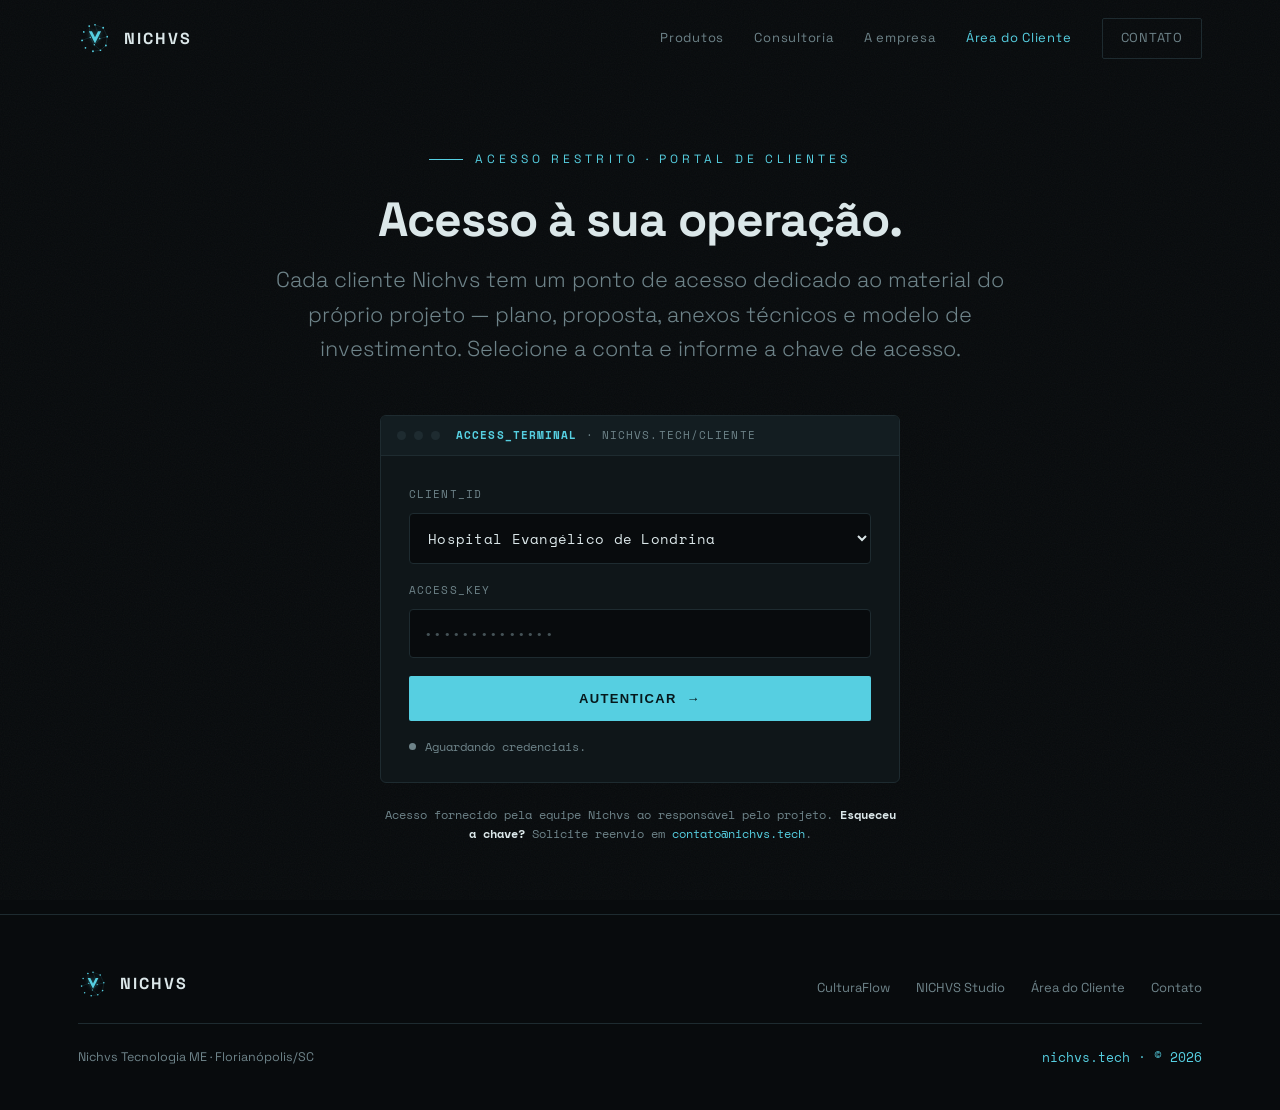
<file: cliente.html>
<!DOCTYPE html>
<html lang="pt-BR">
<head>
<meta charset="UTF-8" />
<meta name="viewport" content="width=device-width, initial-scale=1.0" />
<title>Área do Cliente · NICHVS Tecnologia</title>
<meta name="description" content="Portal de acesso restrito do cliente NICHVS Tecnologia — plano de evolução tecnológica, proposta comercial, anexos técnicos e modelo de investimento." />
<meta name="robots" content="noindex, nofollow" />
<link rel="preconnect" href="https://fonts.googleapis.com" />
<link rel="preconnect" href="https://fonts.gstatic.com" crossorigin />
<link href="https://fonts.googleapis.com/css2?family=Space+Grotesk:wght@300;400;500;600;700&family=Space+Mono:wght@400;700&display=swap" rel="stylesheet" />
<link rel="stylesheet" href="nichvs-tech.css"/>
</head>
<body>
<svg width="0" height="0" style="position:absolute" aria-hidden="true">
  <symbol id="logo" viewBox="0 0 200 200">
    <g>
      <path class="net-line" d="M100 22 L148 40 L172 92 L164 144 L132 172 L88 178 L44 158 L24 114 L34 64 L66 30 Z"/>
      <path class="net-line" d="M100 22 L128 104 M66 30 L72 96 M72 96 L96 140 M128 104 L96 140 M24 114 L72 96 M172 92 L128 104 M132 172 L96 140"/>
    </g>
    <g>
      <circle class="net-node pulse" cx="100" cy="22" r="5"/>
      <circle class="net-node pulse" cx="148" cy="40" r="5.5" style="animation-delay:.3s"/>
      <circle class="net-node pulse" cx="172" cy="92" r="5" style="animation-delay:.6s"/>
      <circle class="net-node pulse" cx="164" cy="144" r="5.5" style="animation-delay:.2s"/>
      <circle class="net-node pulse" cx="132" cy="172" r="5" style="animation-delay:.9s"/>
      <circle class="net-node pulse" cx="88" cy="178" r="5.5" style="animation-delay:.5s"/>
      <circle class="net-node pulse" cx="44" cy="158" r="5" style="animation-delay:1.1s"/>
      <circle class="net-node pulse" cx="24" cy="114" r="5.5" style="animation-delay:.4s"/>
      <circle class="net-node pulse" cx="34" cy="64" r="5" style="animation-delay:.8s"/>
      <circle class="net-node pulse" cx="66" cy="30" r="5.5" style="animation-delay:1.3s"/>
      <circle class="net-node pulse" cx="72" cy="96" r="4" style="animation-delay:.7s"/>
      <circle class="net-node pulse" cx="128" cy="104" r="4" style="animation-delay:1s"/>
      <circle class="net-node pulse" cx="96" cy="140" r="4" style="animation-delay:.15s"/>
    </g>
    <path class="net-v" d="M64 60 L100 132 L136 60 L118 60 L100 96 L82 60 Z"/>
  </symbol>
</svg>

<header id="head">
  <div class="wrap nav">
    <a class="brand" href="nichvs-tech.html#top" aria-label="NICHVS"><svg><use href="#logo"/></svg><span>NICHVS</span></a>
    <nav class="nav-links">
      <a href="nichvs-tech.html#produtos">Produtos</a>
      <a href="nichvs-tech.html#consultoria">Consultoria</a>
      <a href="nichvs-tech.html#sobre">A empresa</a>
      <a href="cliente.html" style="color:var(--brand)">Área do Cliente</a>
      <a class="nav-cta" href="mailto:contato@nichvs.tech">Contato</a>
    </nav>
  </div>
</header>

<main id="top">

<!-- ===== GATE (terminal de acesso) ===== -->
<section id="gate-section" style="padding:150px 0 70px">
  <div class="wrap">
    <div class="eyebrow" style="justify-content:center;display:flex">Acesso Restrito · Portal de Clientes</div>
    <h1 style="text-align:center;font-size:clamp(1.9rem,4.6vw,3rem);margin-top:18px">Acesso à sua operação.</h1>
    <p class="hero-tag" style="text-align:center;margin:18px auto 0;max-width:54ch">Cada cliente Nichvs tem um ponto de acesso dedicado ao material do próprio projeto — plano, proposta, anexos técnicos e modelo de investimento. Selecione a conta e informe a chave de acesso.</p>

    <div class="gate-wrap" style="margin-top:48px">
      <div class="dash" id="gate-dash">
        <div class="dash-bar"><span class="dot"></span><span class="dot"></span><span class="dot"></span><span class="dt"><b>ACCESS_TERMINAL</b> · nichvs.tech/cliente</span></div>
        <div class="gate-body">
          <div class="gate-field">
            <label for="clientSelect">CLIENT_ID</label>
            <select id="clientSelect">
              <option value="hel">Hospital Evangélico de Londrina</option>
            </select>
          </div>
          <div class="gate-field">
            <label for="passKey">ACCESS_KEY</label>
            <input type="password" id="passKey" placeholder="••••••••••••••" autocomplete="off"/>
          </div>
          <button class="btn btn-primary gate-submit" id="gateSubmit">Autenticar <span>&rarr;</span></button>
          <div class="gate-msg idle" id="gateMsg"><span class="blip"></span><span id="gateMsgText">Aguardando credenciais.</span></div>
        </div>
      </div>
      <p class="gate-note">Acesso fornecido pela equipe Nichvs ao responsável pelo projeto. <b>Esqueceu a chave?</b> Solicite reenvio em <a href="mailto:contato@nichvs.tech" style="color:var(--brand)">contato@nichvs.tech</a>.</p>
    </div>
  </div>
</section>

<!-- ===== PAINEL AUTENTICADO ===== -->
<section id="panel-section" style="display:none;padding:150px 0 90px">
  <div class="wrap">

    <div class="sess-bar">
      <div class="sl"><span class="sess-dot"></span>Sessão ativa · <b id="sessClientName">—</b></div>
      <button class="logout-btn" id="logoutBtn">Sair</button>
    </div>

    <div class="cdash-head">
      <div>
        <div class="ck">Painel do Cliente</div>
        <h2 id="panelClientName">—</h2>
        <div class="csub">Vita · Evolução Tecnológica de Ponta a Ponta · powered by NICHVS STUDIO</div>
      </div>
      <span class="statuschip">Projeto ativo · Fase 0</span>
    </div>

    <div class="sec-label">Linha do Tempo</div>
    <div class="ptrack" id="phaseTrack">
      <div class="pstep active"><div class="pn">FASE 0</div><div class="pl">Diagnóstico</div></div>
      <div class="pstep"><div class="pn">FASE 1</div><div class="pl">VitaDoc</div></div>
      <div class="pstep"><div class="pn">FASE 2</div><div class="pl">VitaFlow</div></div>
      <div class="pstep"><div class="pn">FASE 3</div><div class="pl">VitaMatch</div></div>
      <div class="pstep"><div class="pn">FASE 4</div><div class="pl">VitaScrape</div></div>
      <div class="pstep"><div class="pn">FASE 5</div><div class="pl">VitaMed</div></div>
      <div class="pstep"><div class="pn">FASE 6</div><div class="pl">VitaCare</div></div>
    </div>

    <div class="sec-label">Indicadores · Núcleo Operacional (modelado)</div>
    <div class="kpi-grid">
      <div class="kpi" style="--c:var(--cultura)"><div class="kl">Investimento 36m</div><div class="kv">R$ 1,76 mi</div></div>
      <div class="kpi" style="--c:var(--cultura)"><div class="kl">Benefício / mês</div><div class="kv">R$ 270,5 mil</div></div>
      <div class="kpi" style="--c:var(--brand)"><div class="kl">Payback</div><div class="kv">7 meses</div></div>
      <div class="kpi" style="--c:var(--green)"><div class="kl">ROI 36m</div><div class="kv">3,66×</div></div>
    </div>

    <div class="sec-label">Documentos do Projeto</div>
    <div class="doc-grid" id="docGrid">

      <div class="doccard" style="--c:var(--brand)">
        <div class="dc-top"><h4>Plano de Evolução Tecnológica 2.0</h4><span class="filetag">HTML</span></div>
        <p>Documento operacional completo: arquitetura dos 6 módulos Vita, roadmap faseado, artefatos (RACI, ISO 27001, DR/HA), conformidade e modelo de investimento com dashboard analítico.</p>
        <div class="dc-actions"><a class="btn btn-sm btn-primary" href="clientes/hel/plano-hel-2.0.html" target="_blank" rel="noopener">Abrir plano <span>&rarr;</span></a></div>
      </div>

      <div class="doccard" style="--c:var(--cultura)">
        <div class="dc-top"><h4>Proposta Comercial</h4><span class="filetag">PDF</span></div>
        <p>Sumário executivo, desafio em três frentes, solução (núcleo + VitaMed + VitaCare), cronograma e modelo de investimento completo.</p>
        <div class="dc-actions">
          <a class="btn btn-sm btn-primary" href="clientes/hel/proposta-comercial-HEL.pdf" target="_blank" rel="noopener">Abrir PDF <span>&rarr;</span></a>
          <a class="btn btn-sm btn-ghost" href="clientes/hel/proposta-comercial-HEL.docx">DOCX</a>
        </div>
      </div>

      <div class="doccard" style="--c:var(--violet)">
        <div class="dc-top"><h4>Anexos Técnicos</h4><span class="filetag">PDF</span></div>
        <p>Anexo A — VitaMed (materiais, medicamentos &amp; OPME) e Anexo B — VitaCare (segurança do paciente &amp; desfechos), com drivers de valor e fluxos detalhados.</p>
        <div class="dc-actions">
          <a class="btn btn-sm btn-primary" href="clientes/hel/anexos-tecnicos-HEL.pdf" target="_blank" rel="noopener">Abrir PDF <span>&rarr;</span></a>
          <a class="btn btn-sm btn-ghost" href="clientes/hel/anexos-tecnicos-HEL.docx">DOCX</a>
        </div>
      </div>

      <div class="doccard" style="--c:var(--green)">
        <div class="dc-top"><h4>Resumo Executivo</h4><span class="filetag">PDF</span></div>
        <p>One-pager de investimento &amp; retorno — visão de diretoria em uma página: implantação, assinatura e potencial de benefício consolidado.</p>
        <div class="dc-actions"><a class="btn btn-sm btn-primary" href="clientes/hel/onepager-investimento-HEL.pdf" target="_blank" rel="noopener">Abrir PDF <span>&rarr;</span></a></div>
      </div>

      <div class="doccard" style="--c:var(--red)">
        <div class="dc-top"><h4>Contrato de Prestação de Serviços</h4><span class="filetag">PDF</span></div>
        <p>Minuta-modelo: licenciamento da plataforma e consultoria, LGPD/DPA, segurança, IA responsável e anexos (SOW, SLA, DPA). Sujeita a revisão jurídica.</p>
        <div class="dc-actions">
          <a class="btn btn-sm btn-primary" href="clientes/hel/contrato-servico-nichvs.pdf" target="_blank" rel="noopener">Abrir PDF <span>&rarr;</span></a>
          <a class="btn btn-sm btn-ghost" href="clientes/hel/contrato-servico-nichvs.docx">DOCX</a>
        </div>
      </div>

      <div class="doccard" style="--c:var(--muted);opacity:.55">
        <div class="dc-top"><h4>Próximos Documentos</h4><span class="filetag" style="border-color:var(--line);color:var(--muted)">EM BREVE</span></div>
        <p>Relatórios de baseline (Fase 0), atas de workshop e artefatos de homologação aparecem aqui à medida que o projeto avança.</p>
      </div>

    </div>

    <div class="client-callout">
      <div class="ct">Leitura honesta dos números</div>
      <p>O ROI de <b>3,66×</b> e o payback de <b>7 meses</b> pertencem ao núcleo operacional já modelado. VitaMed e VitaCare são extensões com benefício ilustrativo, detalhado nos Anexos A e B — só viram compromisso após o diagnóstico (Fase 0) validar as premissas com os números reais do Hospital. Este painel não constitui oferta vinculante, parecer jurídico nem aconselhamento financeiro.</p>
    </div>

  </div>
</section>

</main>

<footer>
  <div class="wrap">
    <div class="foot">
      <a class="brand" href="nichvs-tech.html#top"><svg><use href="#logo"/></svg><span>NICHVS</span></a>
      <div class="foot-links">
        <a href="https://culturaflow.netlify.app" target="_blank" rel="noopener">CulturaFlow</a>
        <a href="https://nichvs.studio" target="_blank" rel="noopener">NICHVS Studio</a>
        <a href="cliente.html">Área do Cliente</a>
        <a href="mailto:contato@nichvs.tech">Contato</a>
      </div>
    </div>
    <div class="foot-meta">
      <span>Nichvs Tecnologia ME · Florianópolis/SC</span>
      <span class="mono">nichvs.tech · © <span id="yr"></span></span>
    </div>
  </div>
</footer>

<script>
(function(){"use strict";
  var yr=document.getElementById("yr");if(yr){yr.textContent=new Date().getFullYear();}
  var head=document.getElementById("head");
  function onScroll(){if(window.pageYOffset>40){head.classList.add("scrolled");}else{head.classList.remove("scrolled");}}
  window.addEventListener("scroll",onScroll,{passive:true});onScroll();

  /* ---------- credenciais (hash SHA-256, client-side) ----------
     Soft-gate: afasta acesso casual. NÃO é segurança de servidor —
     os arquivos em clientes/hel/ continuam públicos por URL direta.
     Upgrade real disponível em supabase-setup.sql / *-client-*.js. */
  var CLIENTS={
    "hel":{ name:"Hospital Evangélico de Londrina", hash:"f778e5557041b7f000f24eccc8d5f4ff6f13699242f1b9e510ac90b4142728fc" }
  };
  var SESSION_KEY="nichvs_client_session";

  function toHex(buf){
    var b=new Uint8Array(buf), s="";
    for(var i=0;i<b.length;i++){ var h=b[i].toString(16); s+= h.length===1?"0"+h:h; }
    return s;
  }
  function sha256(text){
    var enc=new TextEncoder().encode(text);
    return crypto.subtle.digest("SHA-256", enc).then(toHex);
  }
  function setMsg(state,text){
    var el=document.getElementById("gateMsg");
    el.className="gate-msg "+state;
    document.getElementById("gateMsgText").textContent=text;
  }
  function showPanel(clientId){
    var c=CLIENTS[clientId]; if(!c) return;
    document.getElementById("gate-section").style.display="none";
    document.getElementById("panel-section").style.display="block";
    document.getElementById("sessClientName").textContent=c.name;
    document.getElementById("panelClientName").textContent=c.name;
  }
  function authenticate(){
    var clientId=document.getElementById("clientSelect").value;
    var key=document.getElementById("passKey").value;
    if(!key){ setMsg("err","Informe a chave de acesso."); return; }
    setMsg("idle","Verificando credenciais…");
    var c=CLIENTS[clientId];
    sha256(key).then(function(digest){
      if(c && digest===c.hash){
        setMsg("ok","Acesso concedido.");
        try{ sessionStorage.setItem(SESSION_KEY, clientId); }catch(e){}
        setTimeout(function(){ showPanel(clientId); }, 250);
      } else {
        setMsg("err","Chave de acesso inválida.");
      }
    });
  }
  document.getElementById("gateSubmit").addEventListener("click",authenticate);
  document.getElementById("passKey").addEventListener("keydown",function(e){ if(e.key==="Enter") authenticate(); });
  document.getElementById("logoutBtn").addEventListener("click",function(){
    try{ sessionStorage.removeItem(SESSION_KEY); }catch(e){}
    document.getElementById("panel-section").style.display="none";
    document.getElementById("gate-section").style.display="block";
    document.getElementById("passKey").value="";
    setMsg("idle","Aguardando credenciais.");
  });

  /* sessão persistida durante a aba (sessionStorage, não localStorage) */
  try{
    var active=sessionStorage.getItem(SESSION_KEY);
    if(active && CLIENTS[active]) showPanel(active);
  }catch(e){}

  var sp=document.querySelectorAll(".spoiler");for(var q=0;q<sp.length;q++){sp[q].addEventListener("click",function(){this.classList.toggle("revealed");});}
})();
</script>
</body>
</html>
</file>
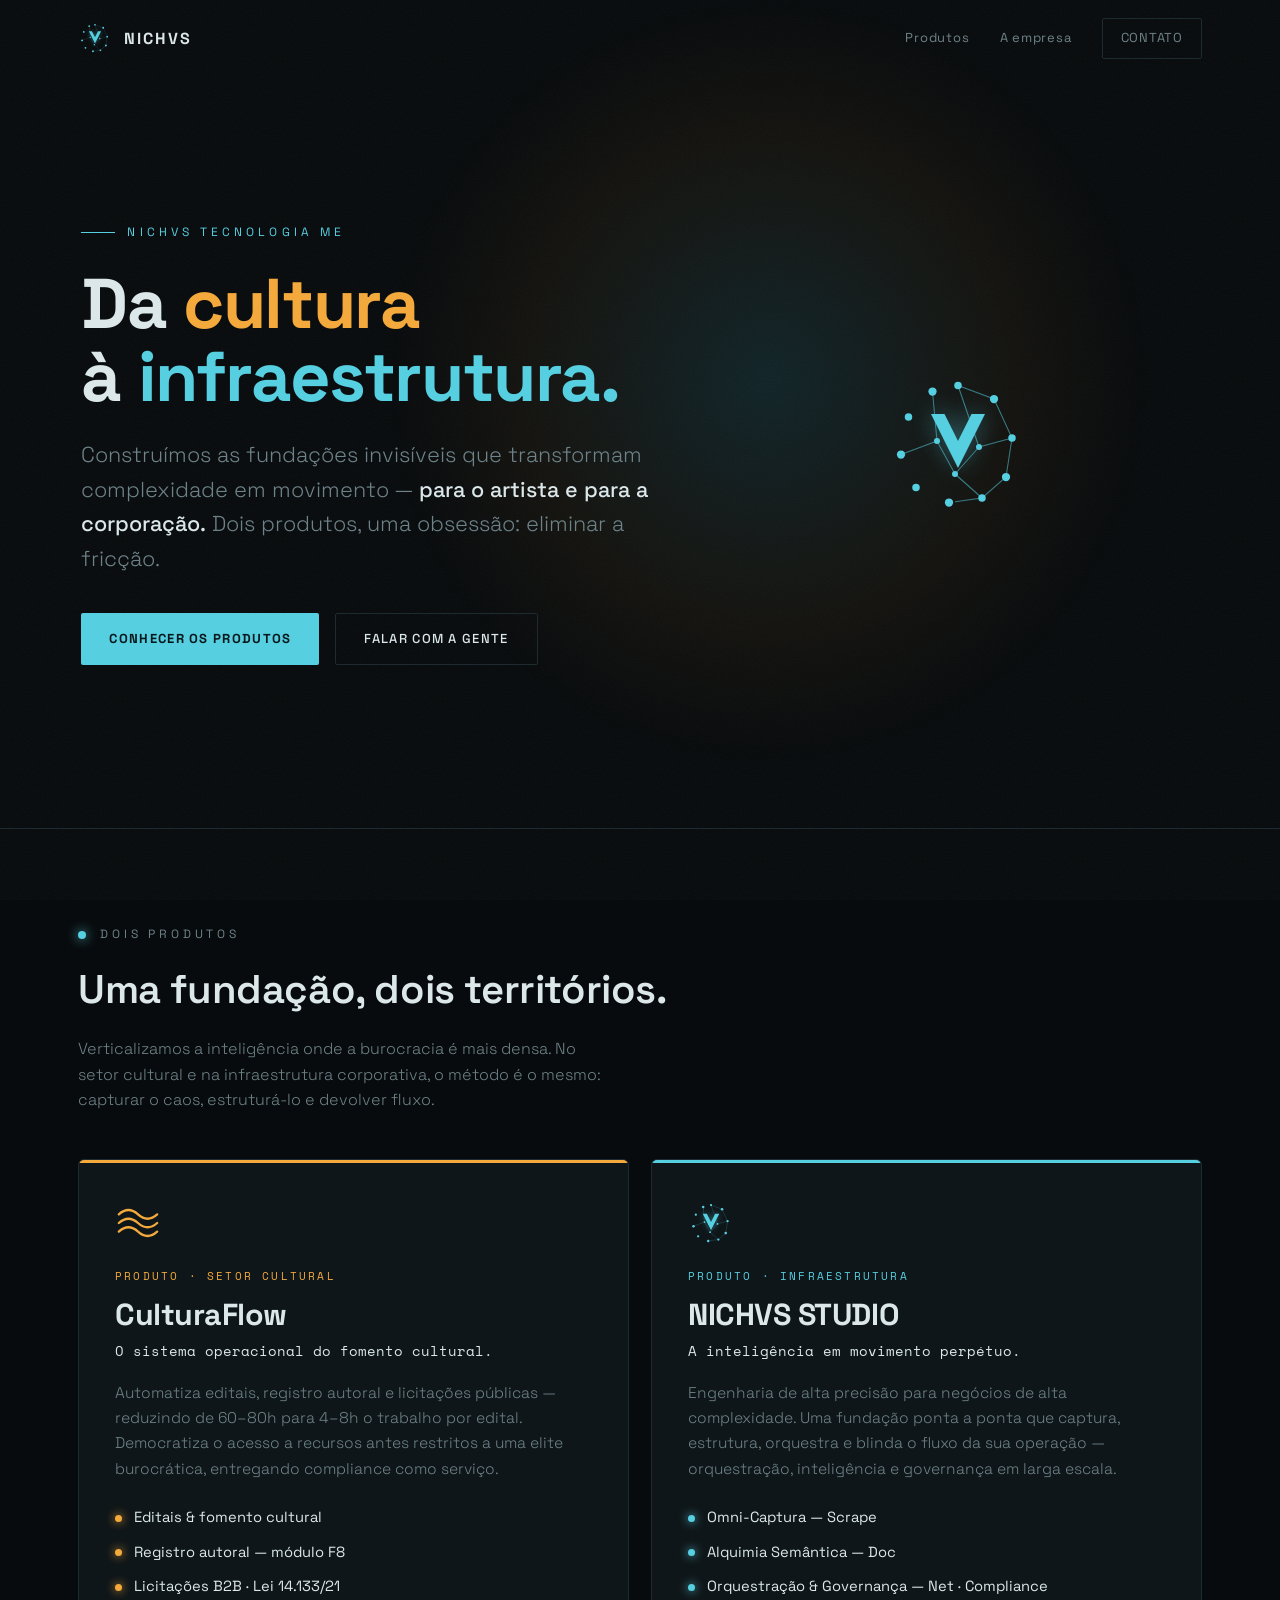
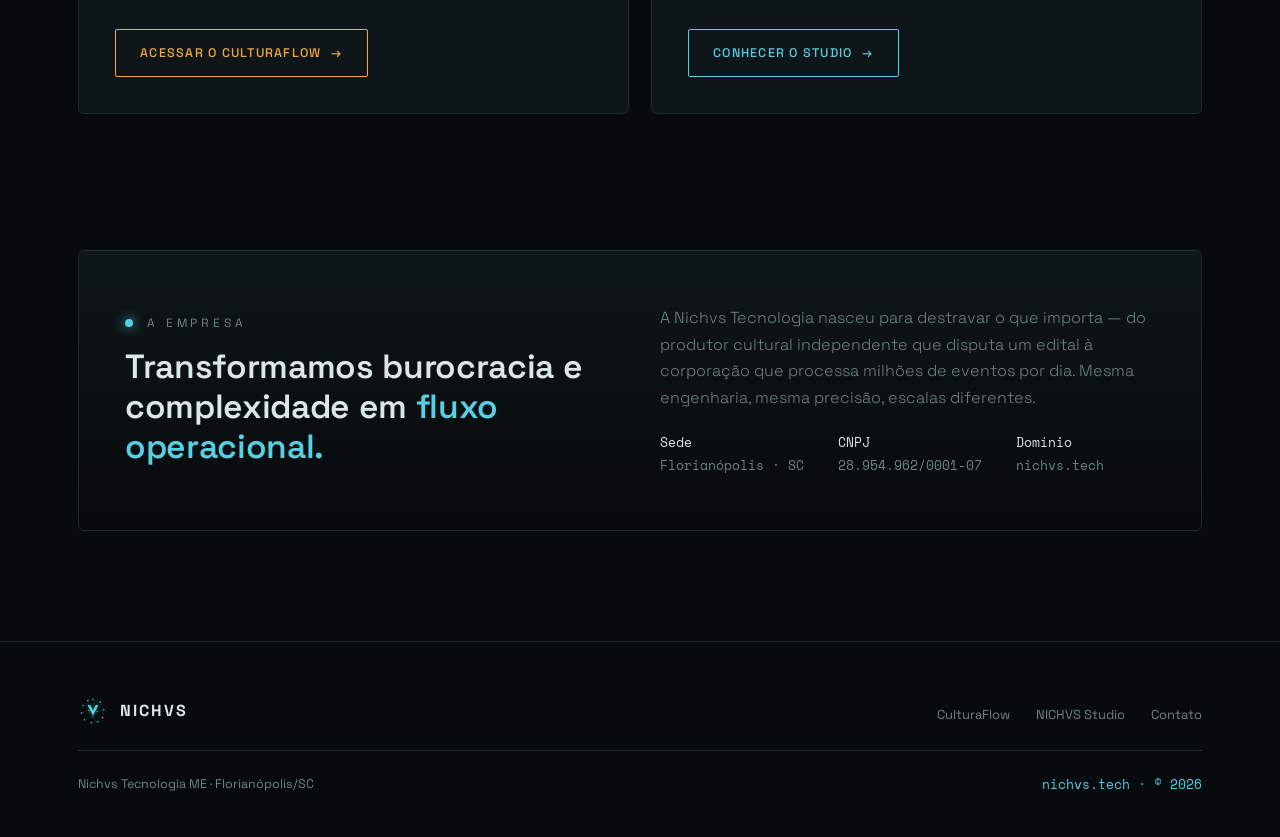
<file: index-3.html>
<!DOCTYPE html>
<html lang="pt-BR">
<head>
<meta charset="UTF-8" />
<meta name="viewport" content="width=device-width, initial-scale=1.0" />
<title>NICHVS Tecnologia — Da cultura à infraestrutura</title>
<meta name="description" content="Nichvs Tecnologia ME — dois produtos, uma obsessão: transformar complexidade em fluxo. CulturaFlow para o setor cultural e NICHVS STUDIO para infraestrutura de orquestração e governança." />
<link rel="preconnect" href="https://fonts.googleapis.com" />
<link rel="preconnect" href="https://fonts.gstatic.com" crossorigin />
<link href="https://fonts.googleapis.com/css2?family=Space+Grotesk:wght@300;400;500;600;700&family=Space+Mono:wght@400;700&display=swap" rel="stylesheet" />
<style>
  :root{
    --void:#080B0D;--surface:#0F1619;--surface-2:#131D21;
    --line:#1E2B30;--text:#DBE7E9;--muted:#6E8389;
    --brand:#56CFE1;          /* casa / Studio */
    --cultura:#F4A93C;        /* CulturaFlow */
    --maxw:1180px;
  }
  *{box-sizing:border-box;margin:0;padding:0}
  html{scroll-behavior:smooth;-webkit-text-size-adjust:100%}
  body{background:var(--void);color:var(--text);font-family:"Space Grotesk",system-ui,-apple-system,sans-serif;line-height:1.6;overflow-x:hidden;-webkit-font-smoothing:antialiased}
  body::before{content:"";position:fixed;inset:0;z-index:0;pointer-events:none;opacity:.04;background-image:url("data:image/svg+xml,%3Csvg xmlns='http://www.w3.org/2000/svg' width='160' height='160'%3E%3Cfilter id='n'%3E%3CfeTurbulence type='fractalNoise' baseFrequency='0.85' numOctaves='2'/%3E%3C/filter%3E%3Crect width='100%25' height='100%25' filter='url(%23n)'/%3E%3C/svg%3E")}
  .wrap{max-width:var(--maxw);margin:0 auto;padding:0 28px;position:relative;z-index:1}
  a{color:inherit;text-decoration:none}
  .mono{font-family:"Space Mono",ui-monospace,monospace}
  header{position:fixed;top:0;left:0;right:0;z-index:50;transition:background .35s ease,border-color .35s ease,padding .35s ease;border-bottom:1px solid transparent;padding:18px 0}
  header.scrolled{background:rgba(8,11,13,.78);-webkit-backdrop-filter:blur(14px);backdrop-filter:blur(14px);border-bottom:1px solid var(--line);padding:12px 0}
  .nav{display:flex;align-items:center;justify-content:space-between;gap:24px}
  .brand{display:flex;align-items:center;gap:12px;font-weight:700;letter-spacing:.12em}
  .brand svg{width:34px;height:34px;display:block}
  .nav-links{display:flex;gap:30px;align-items:center}
  .nav-links a{color:var(--muted);font-size:13px;letter-spacing:.06em;transition:color .2s}
  .nav-links a:hover{color:var(--text)}
  .nav-cta{border:1px solid var(--line);color:var(--text);padding:9px 18px;border-radius:2px;font-size:12px;letter-spacing:.12em;text-transform:uppercase;transition:all .25s}
  .nav-cta:hover{border-color:var(--brand);color:var(--brand);box-shadow:0 0 0 1px var(--brand) inset}
  @media(max-width:760px){.nav-links a:not(.nav-cta){display:none}}

  .hero{position:relative;min-height:92vh;display:flex;align-items:center;overflow:hidden}
  .hero-glow{position:absolute;top:46%;left:60%;transform:translate(-50%,-50%);width:820px;height:820px;max-width:130vw;border-radius:50%;background:radial-gradient(circle, rgba(86,207,225,.13) 0%, rgba(244,169,60,.05) 42%, transparent 66%);pointer-events:none;z-index:0}
  .hero-inner{display:grid;grid-template-columns:1.1fr .9fr;gap:48px;align-items:center;width:100%;padding:130px 0 70px}
  .eyebrow{font-size:12px;letter-spacing:.34em;text-transform:uppercase;color:var(--brand);display:flex;align-items:center;gap:12px;margin-bottom:26px}
  .eyebrow::before{content:"";width:34px;height:1px;background:var(--brand);display:inline-block}
  h1{font-size:clamp(2.5rem,6vw,4.4rem);line-height:1.04;font-weight:700;letter-spacing:-.02em}
  h1 .c{color:var(--cultura)}h1 .s{color:var(--brand)}
  .hero-tag{font-size:clamp(1.05rem,2.1vw,1.35rem);color:var(--muted);font-weight:300;max-width:42ch;margin-top:24px}
  .hero-tag b{color:var(--text);font-weight:500}
  .hero-actions{display:flex;gap:16px;flex-wrap:wrap;margin-top:36px}
  .btn{display:inline-flex;align-items:center;gap:10px;padding:15px 28px;border-radius:2px;font-size:13px;letter-spacing:.1em;text-transform:uppercase;font-weight:500;transition:all .25s}
  .btn-primary{background:var(--brand);color:#06181C;font-weight:700}
  .btn-primary:hover{background:#7BDDEC;transform:translateY(-2px);box-shadow:0 10px 30px -10px rgba(86,207,225,.5)}
  .btn-ghost{border:1px solid var(--line);color:var(--text)}
  .btn-ghost:hover{border-color:var(--brand);color:var(--brand)}
  .hero-mark{display:flex;justify-content:center;align-items:center}
  .hero-mark svg{width:min(380px,76vw);height:auto;overflow:visible}
  @media(max-width:880px){.hero-inner{grid-template-columns:1fr;gap:6px;padding:140px 0 60px}.hero-mark{order:-1;margin-bottom:14px}.hero-mark svg{width:min(240px,54vw)}}

  .net-line{stroke:var(--brand);stroke-width:1.4;opacity:.55;fill:none;stroke-dasharray:240;stroke-dashoffset:240;animation:draw 1.4s ease forwards}
  .net-node{fill:var(--brand)}
  .net-node.pulse{animation:pulse 3.2s ease-in-out infinite;transform-box:fill-box;transform-origin:center}
  .net-v{fill:var(--brand);filter:drop-shadow(0 0 16px rgba(86,207,225,.45))}
  @keyframes draw{to{stroke-dashoffset:0}}
  @keyframes pulse{0%,100%{opacity:.5;transform:scale(1)}50%{opacity:1;transform:scale(1.5)}}

  section{position:relative;z-index:1}
  .sec-label{font-size:12px;letter-spacing:.32em;text-transform:uppercase;color:var(--muted);display:flex;align-items:center;gap:14px;margin-bottom:14px}
  .sec-label::before{content:"";width:8px;height:8px;background:var(--brand);border-radius:50%;box-shadow:0 0 12px var(--brand);flex:none}

  .products{padding:96px 0 40px;border-top:1px solid var(--line)}
  .products-head{margin-bottom:46px}
  .products-head h2{font-size:clamp(1.7rem,3.6vw,2.5rem);font-weight:600;letter-spacing:-.01em;margin-top:6px}
  .products-head p{color:var(--muted);max-width:54ch;margin-top:14px;font-weight:300}
  .pgrid{display:grid;grid-template-columns:1fr 1fr;gap:22px}
  @media(max-width:840px){.pgrid{grid-template-columns:1fr}}

  .product{position:relative;background:var(--surface);border:1px solid var(--line);border-radius:6px;padding:40px 36px 36px;display:flex;flex-direction:column;overflow:hidden;transition:background .3s ease,transform .3s ease;--c:var(--brand)}
  .product:hover{background:var(--surface-2);transform:translateY(-3px)}
  .product::before{content:"";position:absolute;top:0;left:0;right:0;height:3px;background:var(--c)}
  .product-ico{width:46px;height:46px;margin-bottom:22px;color:var(--c)}
  .product-ico svg{width:100%;height:100%;display:block;overflow:visible}
  .product-eyebrow{font-family:"Space Mono",monospace;font-size:11px;letter-spacing:.2em;text-transform:uppercase;color:var(--c);margin-bottom:12px}
  .product h3{font-size:1.9rem;font-weight:700;letter-spacing:-.015em;line-height:1.1}
  .product .ptag{font-family:"Space Mono",monospace;font-size:13.5px;color:var(--text);margin:10px 0 18px}
  .product p.desc{color:var(--muted);font-size:.97rem;font-weight:300;line-height:1.64}
  .feats{list-style:none;margin:24px 0 30px;display:flex;flex-direction:column;gap:11px}
  .feats li{display:flex;align-items:center;gap:12px;font-size:.92rem;color:var(--text)}
  .feats li::before{content:"";width:7px;height:7px;border-radius:50%;background:var(--c);flex:none;box-shadow:0 0 10px var(--c)}
  .product .cta{margin-top:auto;display:inline-flex;align-items:center;gap:10px;align-self:flex-start;border:1px solid var(--c);color:var(--c);padding:13px 24px;border-radius:2px;font-size:12.5px;letter-spacing:.1em;text-transform:uppercase;font-weight:500;transition:all .25s}
  .product .cta:hover{background:var(--c);color:#06181C;font-weight:700}
  .product .cta span{transition:transform .25s}
  .product .cta:hover span{transform:translateX(4px)}

  .about{padding:96px 0 110px}
  .about-box{border:1px solid var(--line);border-radius:6px;background:linear-gradient(180deg,var(--surface),rgba(15,22,25,0));padding:54px 46px;display:grid;grid-template-columns:1fr 1fr;gap:40px;align-items:center}
  @media(max-width:760px){.about-box{grid-template-columns:1fr;gap:24px;padding:40px 30px}}
  .about-box h2{font-size:clamp(1.5rem,3vw,2.1rem);font-weight:600;letter-spacing:-.01em;line-height:1.2}
  .about-box h2 .hl{color:var(--brand)}
  .about-box p{color:var(--muted);font-weight:300;line-height:1.66}
  .about-meta{display:flex;gap:34px;flex-wrap:wrap;margin-top:22px;font-family:"Space Mono",monospace;font-size:12.5px;color:var(--muted)}
  .about-meta b{color:var(--text);font-weight:400;display:block;margin-bottom:3px}

  footer{border-top:1px solid var(--line);padding:54px 0 40px}
  .foot{display:flex;justify-content:space-between;align-items:flex-end;gap:30px;flex-wrap:wrap}
  .foot .brand{letter-spacing:.12em}.foot .brand svg{width:30px;height:30px}
  .foot-links{display:flex;gap:26px;font-size:13px;color:var(--muted)}
  .foot-links a:hover{color:var(--text)}
  .foot-meta{color:var(--muted);font-size:12.5px;line-height:1.9;text-align:right;width:100%;margin-top:24px;border-top:1px solid var(--line);padding-top:22px;display:flex;justify-content:space-between;flex-wrap:wrap;gap:10px}
  .foot-meta .mono{color:var(--brand)}
  @media(max-width:600px){.foot-meta{text-align:left}}

  .reveal{opacity:0;transform:translateY(26px);transition:opacity .7s ease,transform .7s ease}
  .reveal.in{opacity:1;transform:none}
  @media(prefers-reduced-motion:reduce){*{animation:none!important;transition:none!important}.reveal{opacity:1;transform:none}.net-line{stroke-dashoffset:0}html{scroll-behavior:auto}}
</style>
</head>
<body>
<svg width="0" height="0" style="position:absolute" aria-hidden="true">
  <symbol id="logo" viewBox="0 0 200 200">
    <g>
      <path class="net-line" d="M100 22 L148 40 L172 92 L164 144 L132 172 L88 178 L44 158 L24 114 L34 64 L66 30 Z"/>
      <path class="net-line" d="M100 22 L128 104 M66 30 L72 96 M72 96 L96 140 M128 104 L96 140 M24 114 L72 96 M172 92 L128 104 M132 172 L96 140"/>
    </g>
    <g>
      <circle class="net-node pulse" cx="100" cy="22" r="5"/>
      <circle class="net-node pulse" cx="148" cy="40" r="5.5" style="animation-delay:.3s"/>
      <circle class="net-node pulse" cx="172" cy="92" r="5" style="animation-delay:.6s"/>
      <circle class="net-node pulse" cx="164" cy="144" r="5.5" style="animation-delay:.2s"/>
      <circle class="net-node pulse" cx="132" cy="172" r="5" style="animation-delay:.9s"/>
      <circle class="net-node pulse" cx="88" cy="178" r="5.5" style="animation-delay:.5s"/>
      <circle class="net-node pulse" cx="44" cy="158" r="5" style="animation-delay:1.1s"/>
      <circle class="net-node pulse" cx="24" cy="114" r="5.5" style="animation-delay:.4s"/>
      <circle class="net-node pulse" cx="34" cy="64" r="5" style="animation-delay:.8s"/>
      <circle class="net-node pulse" cx="66" cy="30" r="5.5" style="animation-delay:1.3s"/>
      <circle class="net-node pulse" cx="72" cy="96" r="4" style="animation-delay:.7s"/>
      <circle class="net-node pulse" cx="128" cy="104" r="4" style="animation-delay:1s"/>
      <circle class="net-node pulse" cx="96" cy="140" r="4" style="animation-delay:.15s"/>
    </g>
    <path class="net-v" d="M64 60 L100 132 L136 60 L118 60 L100 96 L82 60 Z"/>
  </symbol>
</svg>

<header id="head">
  <div class="wrap nav">
    <a class="brand" href="#top" aria-label="NICHVS"><svg><use href="#logo"/></svg><span>NICHVS</span></a>
    <nav class="nav-links">
      <a href="#produtos">Produtos</a>
      <a href="#sobre">A empresa</a>
      <a class="nav-cta" href="mailto:contato@nichvs.tech">Contato</a>
    </nav>
  </div>
</header>

<main id="top">
  <section class="hero">
    <div class="hero-glow"></div>
    <div class="wrap">
      <div class="hero-inner">
        <div class="hero-copy">
          <div class="eyebrow">Nichvs Tecnologia ME</div>
          <h1>Da <span class="c">cultura</span><br>à <span class="s">infraestrutura.</span></h1>
          <p class="hero-tag">Construímos as fundações invisíveis que transformam complexidade em movimento — <b>para o artista e para a corporação.</b> Dois produtos, uma obsessão: eliminar a fricção.</p>
          <div class="hero-actions">
            <a class="btn btn-primary" href="#produtos">Conhecer os produtos</a>
            <a class="btn btn-ghost" href="mailto:contato@nichvs.tech">Falar com a gente</a>
          </div>
        </div>
        <div class="hero-mark"><svg><use href="#logo"/></svg></div>
      </div>
    </div>
  </section>

  <section class="products" id="produtos">
    <div class="wrap">
      <div class="products-head">
        <div class="sec-label reveal">Dois produtos</div>
        <h2 class="reveal">Uma fundação, dois territórios.</h2>
        <p class="reveal">Verticalizamos a inteligência onde a burocracia é mais densa. No setor cultural e na infraestrutura corporativa, o método é o mesmo: capturar o caos, estruturá-lo e devolver fluxo.</p>
      </div>

      <div class="pgrid">
        <!-- CulturaFlow -->
        <article class="product reveal" style="--c:var(--cultura)">
          <div class="product-ico">
            <svg viewBox="0 0 48 48" fill="none" stroke="currentColor" stroke-width="2.4" stroke-linecap="round">
              <path d="M4 15 Q14 6 24 15 T44 15"/>
              <path d="M4 24 Q14 15 24 24 T44 24"/>
              <path d="M4 33 Q14 24 24 33 T44 33"/>
            </svg>
          </div>
          <div class="product-eyebrow">Produto · Setor cultural</div>
          <h3>CulturaFlow</h3>
          <div class="ptag">O sistema operacional do fomento cultural.</div>
          <p class="desc">Automatiza editais, registro autoral e licitações públicas — reduzindo de 60–80h para 4–8h o trabalho por edital. Democratiza o acesso a recursos antes restritos a uma elite burocrática, entregando compliance como serviço.</p>
          <ul class="feats">
            <li>Editais &amp; fomento cultural</li>
            <li>Registro autoral — módulo F8</li>
            <li>Licitações B2B · Lei 14.133/21</li>
          </ul>
          <a class="cta" href="https://culturaflow.netlify.app" target="_blank" rel="noopener">Acessar o CulturaFlow <span>&rarr;</span></a>
        </article>

        <!-- NICHVS STUDIO -->
        <article class="product reveal" style="--c:var(--brand)">
          <div class="product-ico">
            <svg viewBox="0 0 48 48"><use href="#logo"/></svg>
          </div>
          <div class="product-eyebrow">Produto · Infraestrutura</div>
          <h3>NICHVS STUDIO</h3>
          <div class="ptag">A inteligência em movimento perpétuo.</div>
          <p class="desc">Engenharia de alta precisão para negócios de alta complexidade. Uma fundação ponta a ponta que captura, estrutura, orquestra e blinda o fluxo da sua operação — orquestração, inteligência e governança em larga escala.</p>
          <ul class="feats">
            <li>Omni-Captura — Scrape</li>
            <li>Alquimia Semântica — Doc</li>
            <li>Orquestração &amp; Governança — Net · Compliance</li>
          </ul>
          <a class="cta" href="https://nichvs.studio" target="_blank" rel="noopener">Conhecer o Studio <span>&rarr;</span></a>
        </article>
      </div>
    </div>
  </section>

  <section class="about" id="sobre">
    <div class="wrap">
      <div class="about-box reveal">
        <div>
          <div class="sec-label">A empresa</div>
          <h2>Transformamos burocracia e complexidade em <span class="hl">fluxo operacional.</span></h2>
        </div>
        <div>
          <p>A Nichvs Tecnologia nasceu para destravar o que importa — do produtor cultural independente que disputa um edital à corporação que processa milhões de eventos por dia. Mesma engenharia, mesma precisão, escalas diferentes.</p>
          <div class="about-meta">
            <div><b>Sede</b>Florianópolis · SC</div>
            <div><b>CNPJ</b>28.954.962/0001-07</div>
            <div><b>Domínio</b>nichvs.tech</div>
          </div>
        </div>
      </div>
    </div>
  </section>
</main>

<footer>
  <div class="wrap">
    <div class="foot">
      <a class="brand" href="#top"><svg><use href="#logo"/></svg><span>NICHVS</span></a>
      <div class="foot-links">
        <a href="https://culturaflow.netlify.app" target="_blank" rel="noopener">CulturaFlow</a>
        <a href="https://nichvs.studio" target="_blank" rel="noopener">NICHVS Studio</a>
        <a href="mailto:contato@nichvs.tech">Contato</a>
      </div>
    </div>
    <div class="foot-meta">
      <span>Nichvs Tecnologia ME · Florianópolis/SC</span>
      <span class="mono">nichvs.tech · © <span id="yr"></span></span>
    </div>
  </div>
</footer>

<script>
(function(){"use strict";
  var yr=document.getElementById("yr");if(yr){yr.textContent=new Date().getFullYear();}
  var head=document.getElementById("head");
  function onScroll(){if(window.pageYOffset>40){head.classList.add("scrolled");}else{head.classList.remove("scrolled");}}
  window.addEventListener("scroll",onScroll,{passive:true});onScroll();
  var items=document.querySelectorAll(".reveal");
  if("IntersectionObserver" in window){
    var io=new IntersectionObserver(function(entries){for(var i=0;i<entries.length;i++){if(entries[i].isIntersecting){entries[i].target.classList.add("in");io.unobserve(entries[i].target);}}},{threshold:0.12,rootMargin:"0px 0px -40px 0px"});
    for(var j=0;j<items.length;j++){io.observe(items[j]);}
  }else{for(var k=0;k<items.length;k++){items[k].classList.add("in");}}
})();
</script>
</body>
</html>
</file>
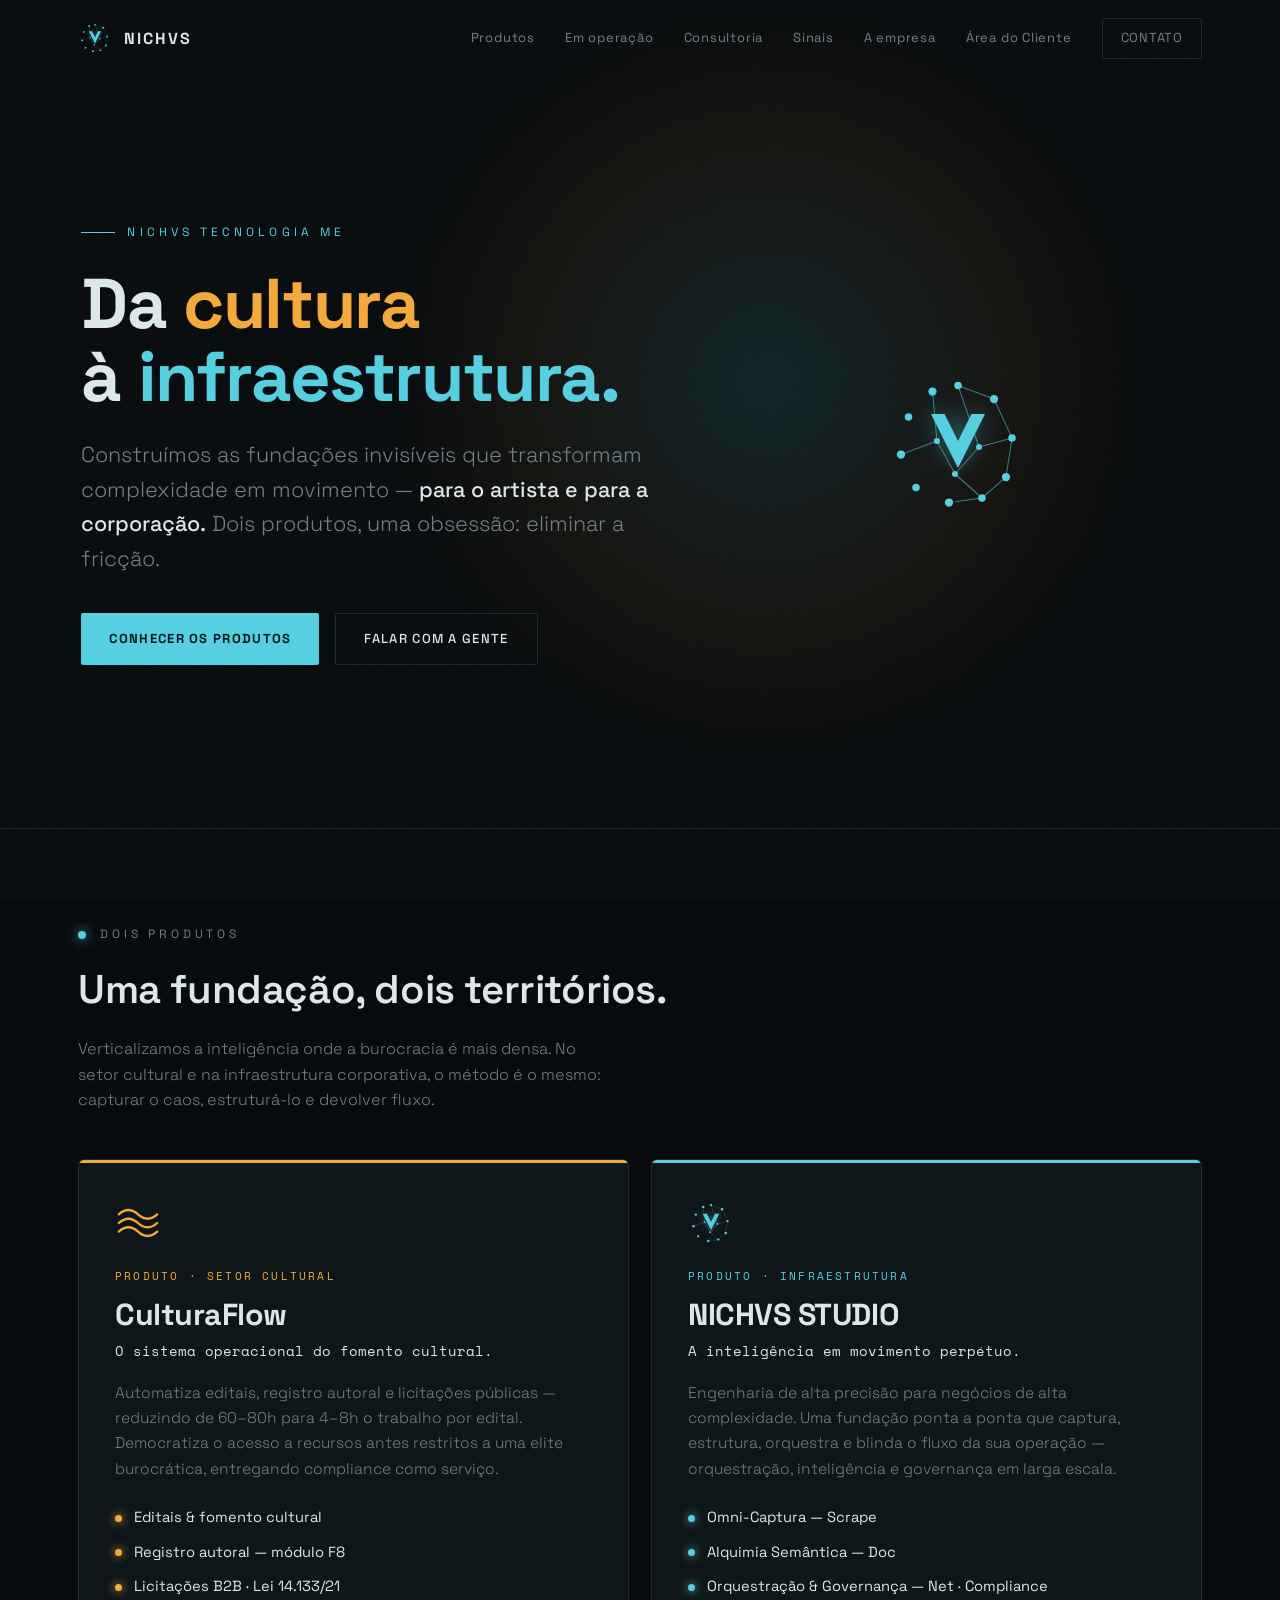
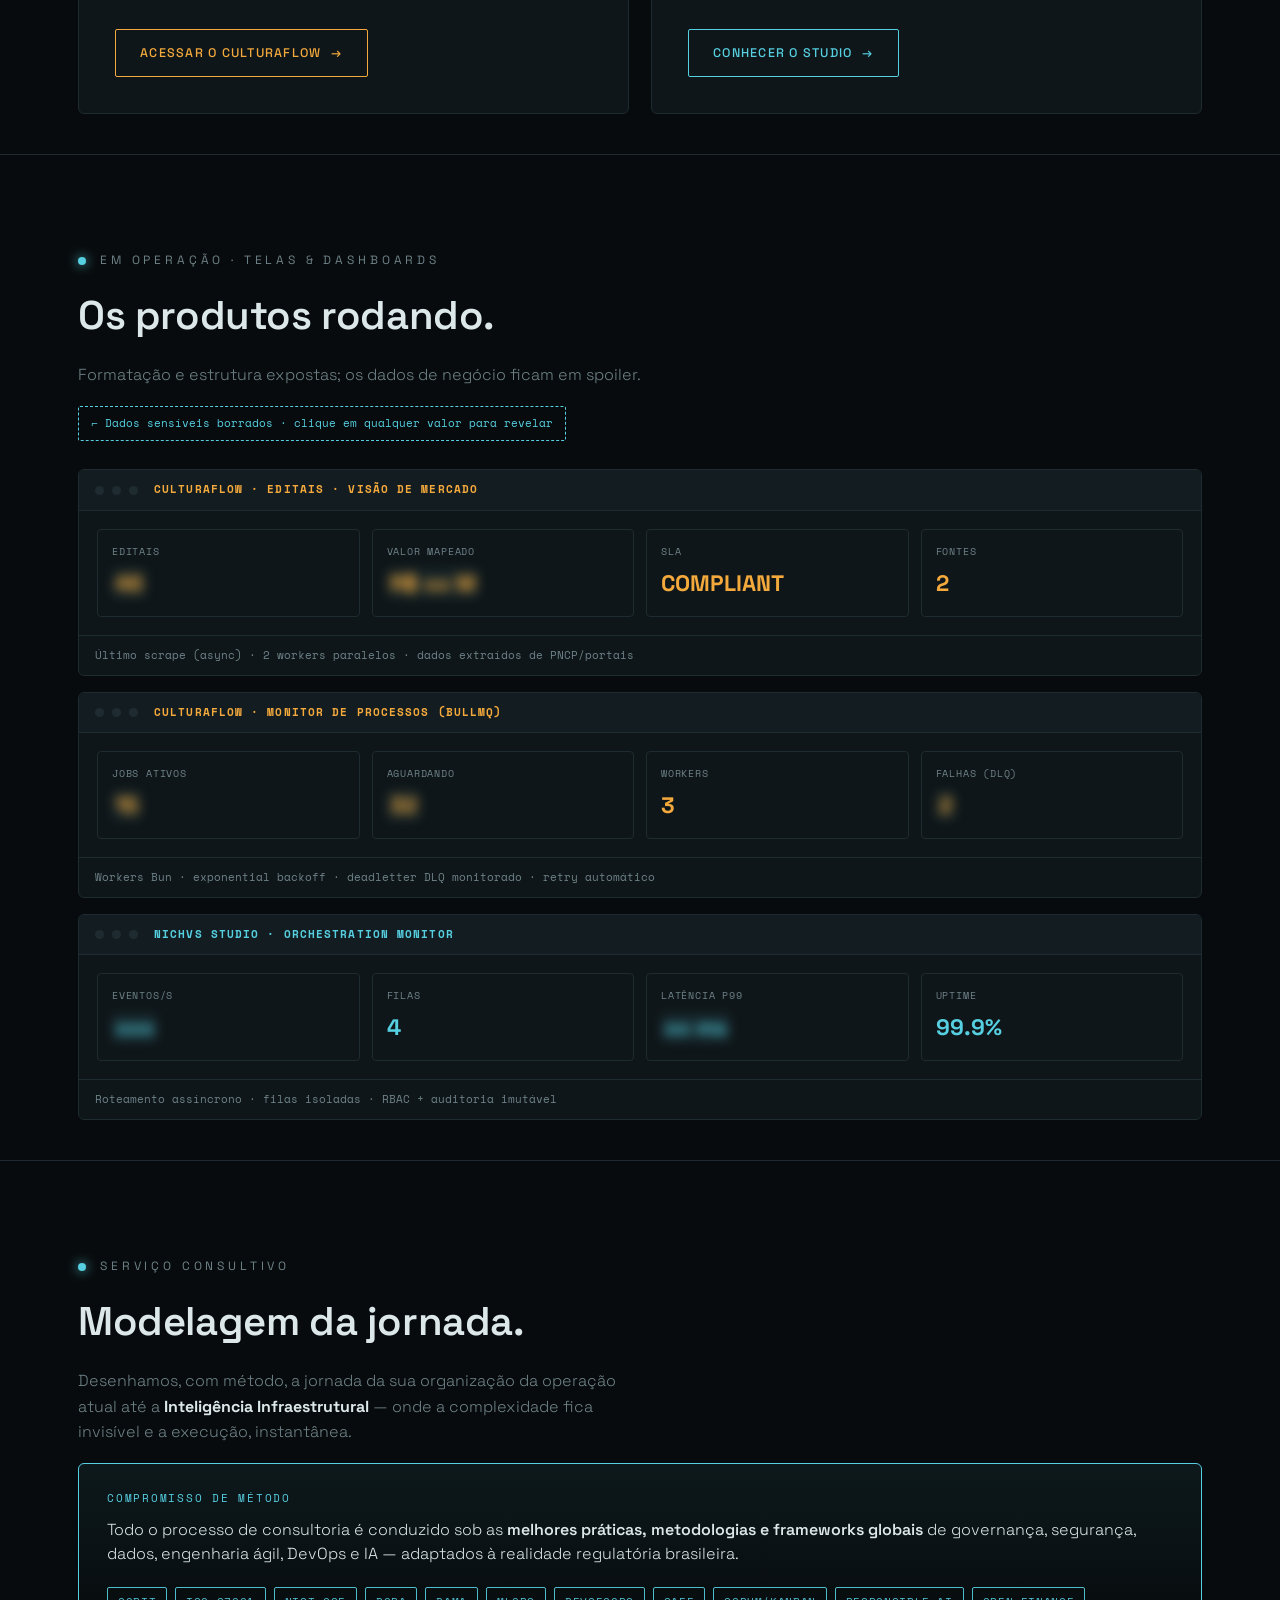
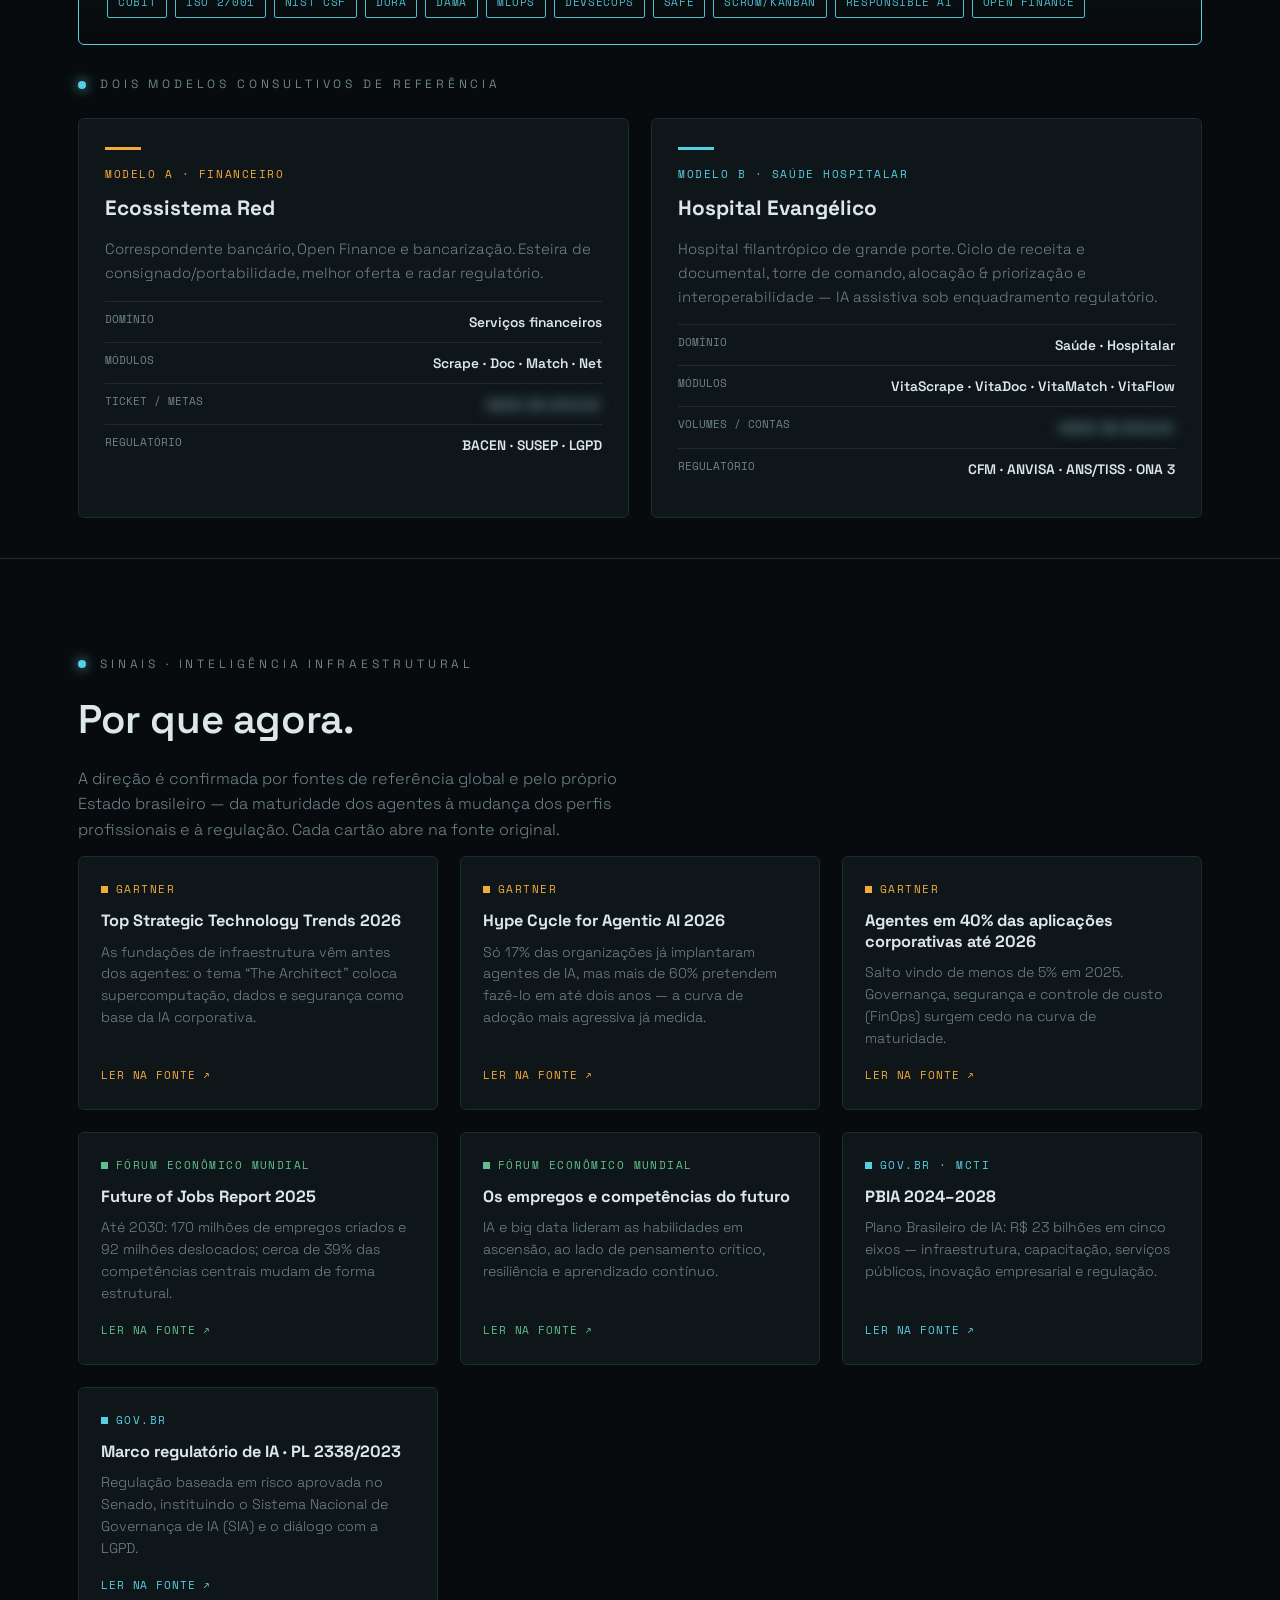
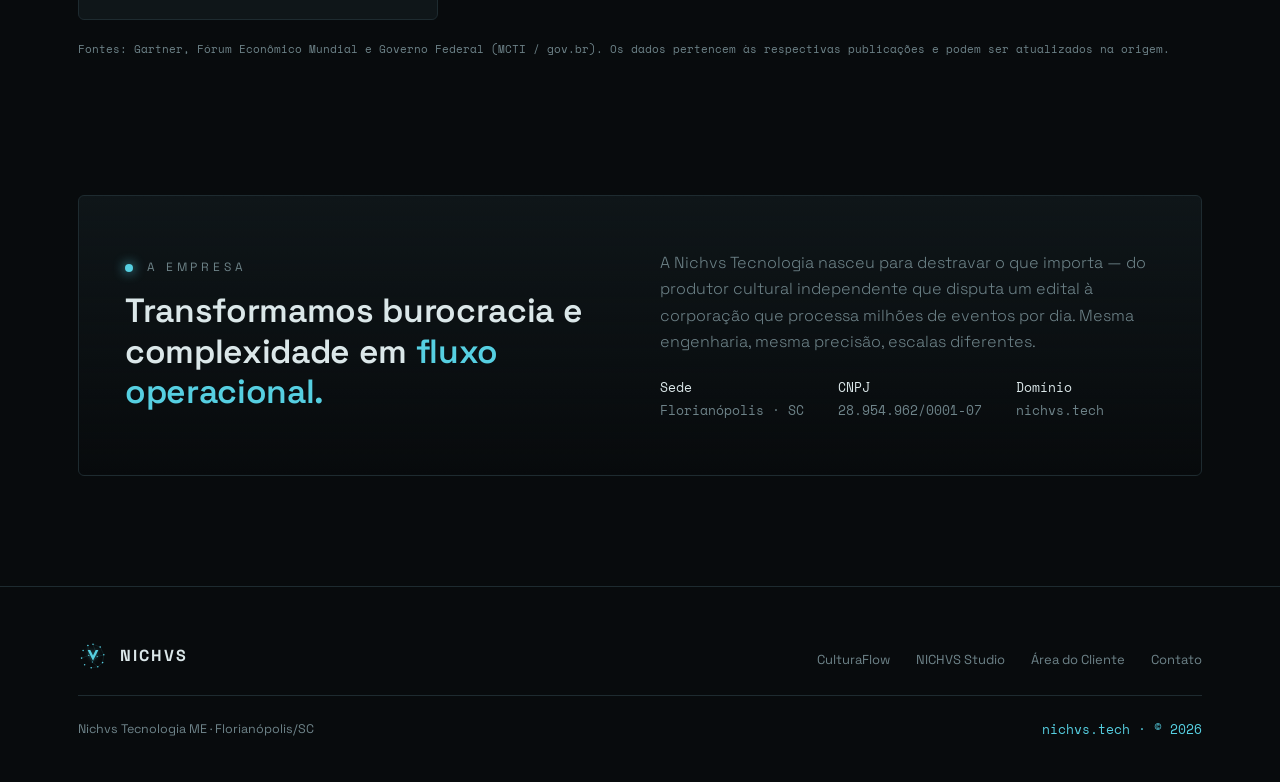
<file: nichvs-tech.html>
<!DOCTYPE html>
<html lang="pt-BR">
<head>
<meta charset="UTF-8" />
<meta name="viewport" content="width=device-width, initial-scale=1.0" />
<title>NICHVS Tecnologia — Da cultura à infraestrutura</title>
<meta name="description" content="Nichvs Tecnologia ME — dois produtos, uma obsessão: transformar complexidade em fluxo. CulturaFlow para o setor cultural e NICHVS STUDIO para infraestrutura de orquestração e governança." />
<link rel="preconnect" href="https://fonts.googleapis.com" />
<link rel="preconnect" href="https://fonts.gstatic.com" crossorigin />
<link href="https://fonts.googleapis.com/css2?family=Space+Grotesk:wght@300;400;500;600;700&family=Space+Mono:wght@400;700&display=swap" rel="stylesheet" />
<link rel="stylesheet" href="nichvs-tech.css"/>
</head>
<body>
<svg width="0" height="0" style="position:absolute" aria-hidden="true">
  <symbol id="logo" viewBox="0 0 200 200">
    <g>
      <path class="net-line" d="M100 22 L148 40 L172 92 L164 144 L132 172 L88 178 L44 158 L24 114 L34 64 L66 30 Z"/>
      <path class="net-line" d="M100 22 L128 104 M66 30 L72 96 M72 96 L96 140 M128 104 L96 140 M24 114 L72 96 M172 92 L128 104 M132 172 L96 140"/>
    </g>
    <g>
      <circle class="net-node pulse" cx="100" cy="22" r="5"/>
      <circle class="net-node pulse" cx="148" cy="40" r="5.5" style="animation-delay:.3s"/>
      <circle class="net-node pulse" cx="172" cy="92" r="5" style="animation-delay:.6s"/>
      <circle class="net-node pulse" cx="164" cy="144" r="5.5" style="animation-delay:.2s"/>
      <circle class="net-node pulse" cx="132" cy="172" r="5" style="animation-delay:.9s"/>
      <circle class="net-node pulse" cx="88" cy="178" r="5.5" style="animation-delay:.5s"/>
      <circle class="net-node pulse" cx="44" cy="158" r="5" style="animation-delay:1.1s"/>
      <circle class="net-node pulse" cx="24" cy="114" r="5.5" style="animation-delay:.4s"/>
      <circle class="net-node pulse" cx="34" cy="64" r="5" style="animation-delay:.8s"/>
      <circle class="net-node pulse" cx="66" cy="30" r="5.5" style="animation-delay:1.3s"/>
      <circle class="net-node pulse" cx="72" cy="96" r="4" style="animation-delay:.7s"/>
      <circle class="net-node pulse" cx="128" cy="104" r="4" style="animation-delay:1s"/>
      <circle class="net-node pulse" cx="96" cy="140" r="4" style="animation-delay:.15s"/>
    </g>
    <path class="net-v" d="M64 60 L100 132 L136 60 L118 60 L100 96 L82 60 Z"/>
  </symbol>
</svg>

<header id="head">
  <div class="wrap nav">
    <a class="brand" href="#top" aria-label="NICHVS"><svg><use href="#logo"/></svg><span>NICHVS</span></a>
    <nav class="nav-links">
      <a href="#produtos">Produtos</a>
      <a href="#operacao">Em operação</a>
      <a href="#consultoria">Consultoria</a>
      <a href="#sinais">Sinais</a>
      <a href="#sobre">A empresa</a>
      <a href="cliente.html">Área do Cliente</a>
      <a class="nav-cta" href="mailto:contato@nichvs.tech">Contato</a>
    </nav>
  </div>
</header>

<main id="top">
  <section class="hero">
    <div class="hero-glow"></div>
    <div class="wrap">
      <div class="hero-inner">
        <div class="hero-copy">
          <div class="eyebrow">Nichvs Tecnologia ME</div>
          <h1>Da <span class="c">cultura</span><br>à <span class="s">infraestrutura.</span></h1>
          <p class="hero-tag">Construímos as fundações invisíveis que transformam complexidade em movimento — <b>para o artista e para a corporação.</b> Dois produtos, uma obsessão: eliminar a fricção.</p>
          <div class="hero-actions">
            <a class="btn btn-primary" href="#produtos">Conhecer os produtos</a>
            <a class="btn btn-ghost" href="mailto:contato@nichvs.tech">Falar com a gente</a>
          </div>
        </div>
        <div class="hero-mark"><svg><use href="#logo"/></svg></div>
      </div>
    </div>
  </section>

  <section class="products" id="produtos">
    <div class="wrap">
      <div class="products-head">
        <div class="sec-label reveal">Dois produtos</div>
        <h2 class="reveal">Uma fundação, dois territórios.</h2>
        <p class="reveal">Verticalizamos a inteligência onde a burocracia é mais densa. No setor cultural e na infraestrutura corporativa, o método é o mesmo: capturar o caos, estruturá-lo e devolver fluxo.</p>
      </div>

      <div class="pgrid">
        <!-- CulturaFlow -->
        <article class="product reveal" style="--c:var(--cultura)">
          <div class="product-ico">
            <svg viewBox="0 0 48 48" fill="none" stroke="currentColor" stroke-width="2.4" stroke-linecap="round">
              <path d="M4 15 Q14 6 24 15 T44 15"/>
              <path d="M4 24 Q14 15 24 24 T44 24"/>
              <path d="M4 33 Q14 24 24 33 T44 33"/>
            </svg>
          </div>
          <div class="product-eyebrow">Produto · Setor cultural</div>
          <h3>CulturaFlow</h3>
          <div class="ptag">O sistema operacional do fomento cultural.</div>
          <p class="desc">Automatiza editais, registro autoral e licitações públicas — reduzindo de 60–80h para 4–8h o trabalho por edital. Democratiza o acesso a recursos antes restritos a uma elite burocrática, entregando compliance como serviço.</p>
          <ul class="feats">
            <li>Editais &amp; fomento cultural</li>
            <li>Registro autoral — módulo F8</li>
            <li>Licitações B2B · Lei 14.133/21</li>
          </ul>
          <a class="cta" href="https://culturaflow.netlify.app" target="_blank" rel="noopener">Acessar o CulturaFlow <span>&rarr;</span></a>
        </article>

        <!-- NICHVS STUDIO -->
        <article class="product reveal" style="--c:var(--brand)">
          <div class="product-ico">
            <svg viewBox="0 0 48 48"><use href="#logo"/></svg>
          </div>
          <div class="product-eyebrow">Produto · Infraestrutura</div>
          <h3>NICHVS STUDIO</h3>
          <div class="ptag">A inteligência em movimento perpétuo.</div>
          <p class="desc">Engenharia de alta precisão para negócios de alta complexidade. Uma fundação ponta a ponta que captura, estrutura, orquestra e blinda o fluxo da sua operação — orquestração, inteligência e governança em larga escala.</p>
          <ul class="feats">
            <li>Omni-Captura — Scrape</li>
            <li>Alquimia Semântica — Doc</li>
            <li>Orquestração &amp; Governança — Net · Compliance</li>
          </ul>
          <a class="cta" href="https://nichvs.studio" target="_blank" rel="noopener">Conhecer o Studio <span>&rarr;</span></a>
        </article>
      </div>
    </div>
  </section>

  <section class="op" id="operacao">
    <div class="wrap">
      <div class="sec-label reveal">Em operação · Telas &amp; Dashboards</div>
      <h2 class="reveal">Os produtos rodando.</h2>
      <p class="lead reveal">Formatação e estrutura expostas; os dados de negócio ficam em spoiler.</p>
      <div class="spoiler-note reveal">⌐ Dados sensíveis borrados · clique em qualquer valor para revelar</div>
      <div class="telas reveal">
        <div class="dash cf"><div class="dash-bar"><span class="dot"></span><span class="dot"></span><span class="dot"></span><span class="dt"><b>CulturaFlow · Editais · Visão de Mercado</b></span></div>
          <div class="dash-body">
            <div class="metric"><div class="ml">Editais</div><div class="mv"><span class="spoiler">46</span></div></div>
            <div class="metric"><div class="ml">Valor mapeado</div><div class="mv"><span class="spoiler">R$ xx M</span></div></div>
            <div class="metric"><div class="ml">SLA</div><div class="mv">COMPLIANT</div></div>
            <div class="metric"><div class="ml">Fontes</div><div class="mv">2</div></div>
          </div>
          <div class="dash-foot">Último scrape (async) · 2 workers paralelos · dados extraídos de PNCP/portais</div>
        </div>
        <div class="dash cf"><div class="dash-bar"><span class="dot"></span><span class="dot"></span><span class="dot"></span><span class="dt"><b>CulturaFlow · Monitor de Processos (BullMQ)</b></span></div>
          <div class="dash-body">
            <div class="metric"><div class="ml">Jobs ativos</div><div class="mv"><span class="spoiler">15</span></div></div>
            <div class="metric"><div class="ml">Aguardando</div><div class="mv"><span class="spoiler">32</span></div></div>
            <div class="metric"><div class="ml">Workers</div><div class="mv">3</div></div>
            <div class="metric"><div class="ml">Falhas (DLQ)</div><div class="mv"><span class="spoiler">2</span></div></div>
          </div>
          <div class="dash-foot">Workers Bun · exponential backoff · deadletter DLQ monitorado · retry automático</div>
        </div>
        <div class="dash st"><div class="dash-bar"><span class="dot"></span><span class="dot"></span><span class="dot"></span><span class="dt"><b>NICHVS STUDIO · Orchestration Monitor</b></span></div>
          <div class="dash-body">
            <div class="metric"><div class="ml">Eventos/s</div><div class="mv"><span class="spoiler">xxx</span></div></div>
            <div class="metric"><div class="ml">Filas</div><div class="mv">4</div></div>
            <div class="metric"><div class="ml">Latência p99</div><div class="mv"><span class="spoiler">xx ms</span></div></div>
            <div class="metric"><div class="ml">Uptime</div><div class="mv">99.9%</div></div>
          </div>
          <div class="dash-foot">Roteamento assíncrono · filas isoladas · RBAC + auditoria imutável</div>
        </div>
      </div>
    </div>
  </section>

  <section class="op" id="consultoria" style="padding-bottom:40px">
    <div class="wrap">
      <div class="sec-label reveal">Serviço consultivo</div>
      <h2 class="reveal">Modelagem da jornada.</h2>
      <p class="lead reveal">Desenhamos, com método, a jornada da sua organização da operação atual até a <b style="color:var(--text)">Inteligência Infraestrutural</b> — onde a complexidade fica invisível e a execução, instantânea.</p>
      <div class="method reveal">
        <div class="mt">Compromisso de método</div>
        <p>Todo o processo de consultoria é conduzido sob as <b>melhores práticas, metodologias e frameworks globais</b> de governança, segurança, dados, engenharia ágil, DevOps e IA — adaptados à realidade regulatória brasileira.</p>
        <div class="fwchips"><span class="fwchip">COBIT</span><span class="fwchip">ISO 27001</span><span class="fwchip">NIST CSF</span><span class="fwchip">DORA</span><span class="fwchip">DAMA</span><span class="fwchip">MLOps</span><span class="fwchip">DevSecOps</span><span class="fwchip">SAFe</span><span class="fwchip">Scrum/Kanban</span><span class="fwchip">Responsible AI</span><span class="fwchip">Open Finance</span></div>
      </div>
      <div class="sec-label reveal">Dois modelos consultivos de referência</div>
      <div class="models reveal">
        <div class="model fin"><div class="mk">Modelo A · Financeiro</div><h4>Ecossistema Red</h4>
          <p>Correspondente bancário, Open Finance e bancarização. Esteira de consignado/portabilidade, melhor oferta e radar regulatório.</p>
          <div class="mrow"><span>Domínio</span><b>Serviços financeiros</b></div>
          <div class="mrow"><span>Módulos</span><b>Scrape · Doc · Match · Net</b></div>
          <div class="mrow"><span>Ticket / metas</span><b><span class="spoiler">dados em spoiler</span></b></div>
          <div class="mrow"><span>Regulatório</span><b>BACEN · SUSEP · LGPD</b></div>
        </div>
        <div class="model oss"><div class="mk">Modelo B · Saúde Hospitalar</div><h4>Hospital Evangélico</h4>
          <p>Hospital filantrópico de grande porte. Ciclo de receita e documental, torre de comando, alocação &amp; priorização e interoperabilidade — IA assistiva sob enquadramento regulatório.</p>
          <div class="mrow"><span>Domínio</span><b>Saúde · Hospitalar</b></div>
          <div class="mrow"><span>Módulos</span><b>VitaScrape · VitaDoc · VitaMatch · VitaFlow</b></div>
          <div class="mrow"><span>Volumes / contas</span><b><span class="spoiler">dados em spoiler</span></b></div>
          <div class="mrow"><span>Regulatório</span><b>CFM · ANVISA · ANS/TISS · ONA 3</b></div>
        </div>
      </div>
    </div>
  </section>

  <section class="op" id="sinais">
    <div class="wrap">
      <div class="sec-label reveal">Sinais · Inteligência Infraestrutural</div>
      <h2 class="reveal">Por que agora.</h2>
      <p class="lead reveal">A direção é confirmada por fontes de referência global e pelo próprio Estado brasileiro — da maturidade dos agentes à mudança dos perfis profissionais e à regulação. Cada cartão abre na fonte original.</p>
      <div class="refs reveal">
        <a class="refcard gtnr" href="https://www.gartner.com/en/articles/top-technology-trends-2026" target="_blank" rel="noopener"><div class="rsrc">Gartner</div><h4>Top Strategic Technology Trends 2026</h4><p>As fundações de infraestrutura vêm antes dos agentes: o tema “The Architect” coloca supercomputação, dados e segurança como base da IA corporativa.</p><span class="rgo">Ler na fonte <span class="ext">↗</span></span></a>
        <a class="refcard gtnr" href="https://www.gartner.com/en/articles/hype-cycle-for-agentic-ai" target="_blank" rel="noopener"><div class="rsrc">Gartner</div><h4>Hype Cycle for Agentic AI 2026</h4><p>Só 17% das organizações já implantaram agentes de IA, mas mais de 60% pretendem fazê-lo em até dois anos — a curva de adoção mais agressiva já medida.</p><span class="rgo">Ler na fonte <span class="ext">↗</span></span></a>
        <a class="refcard gtnr" href="https://www.gartner.com/en/newsroom/press-releases/2025-08-26-gartner-predicts-40-percent-of-enterprise-apps-will-feature-task-specific-ai-agents-by-2026-up-from-less-than-5-percent-in-2025" target="_blank" rel="noopener"><div class="rsrc">Gartner</div><h4>Agentes em 40% das aplicações corporativas até 2026</h4><p>Salto vindo de menos de 5% em 2025. Governança, segurança e controle de custo (FinOps) surgem cedo na curva de maturidade.</p><span class="rgo">Ler na fonte <span class="ext">↗</span></span></a>
        <a class="refcard wef" href="https://www.weforum.org/publications/the-future-of-jobs-report-2025/" target="_blank" rel="noopener"><div class="rsrc">Fórum Econômico Mundial</div><h4>Future of Jobs Report 2025</h4><p>Até 2030: 170 milhões de empregos criados e 92 milhões deslocados; cerca de 39% das competências centrais mudam de forma estrutural.</p><span class="rgo">Ler na fonte <span class="ext">↗</span></span></a>
        <a class="refcard wef" href="https://www.weforum.org/stories/2025/01/future-of-jobs-report-2025-jobs-of-the-future-and-the-skills-you-need-to-get-them/" target="_blank" rel="noopener"><div class="rsrc">Fórum Econômico Mundial</div><h4>Os empregos e competências do futuro</h4><p>IA e big data lideram as habilidades em ascensão, ao lado de pensamento crítico, resiliência e aprendizado contínuo.</p><span class="rgo">Ler na fonte <span class="ext">↗</span></span></a>
        <a class="refcard br" href="https://www.gov.br/mcti/pt-br/acompanhe-o-mcti/transformacaodigital/plano-brasileiro-de-inteligencia-artificial" target="_blank" rel="noopener"><div class="rsrc">Gov.br · MCTI</div><h4>PBIA 2024–2028</h4><p>Plano Brasileiro de IA: R$ 23 bilhões em cinco eixos — infraestrutura, capacitação, serviços públicos, inovação empresarial e regulação.</p><span class="rgo">Ler na fonte <span class="ext">↗</span></span></a>
        <a class="refcard br" href="https://www.gov.br/gestao/pt-br/assuntos/noticias/2025/dezembro/pl-do-governo-propoe-sistema-de-governanca-para-a-inteligencia-artificial-no-pais" target="_blank" rel="noopener"><div class="rsrc">Gov.br</div><h4>Marco regulatório de IA · PL 2338/2023</h4><p>Regulação baseada em risco aprovada no Senado, instituindo o Sistema Nacional de Governança de IA (SIA) e o diálogo com a LGPD.</p><span class="rgo">Ler na fonte <span class="ext">↗</span></span></a>
      </div>
      <p class="refnote reveal">Fontes: Gartner, Fórum Econômico Mundial e Governo Federal (MCTI / gov.br). Os dados pertencem às respectivas publicações e podem ser atualizados na origem.</p>
    </div>
  </section>

  <section class="about" id="sobre">
    <div class="wrap">
      <div class="about-box reveal">
        <div>
          <div class="sec-label">A empresa</div>
          <h2>Transformamos burocracia e complexidade em <span class="hl">fluxo operacional.</span></h2>
        </div>
        <div>
          <p>A Nichvs Tecnologia nasceu para destravar o que importa — do produtor cultural independente que disputa um edital à corporação que processa milhões de eventos por dia. Mesma engenharia, mesma precisão, escalas diferentes.</p>
          <div class="about-meta">
            <div><b>Sede</b>Florianópolis · SC</div>
            <div><b>CNPJ</b>28.954.962/0001-07</div>
            <div><b>Domínio</b>nichvs.tech</div>
          </div>
        </div>
      </div>
    </div>
  </section>
</main>

<footer>
  <div class="wrap">
    <div class="foot">
      <a class="brand" href="#top"><svg><use href="#logo"/></svg><span>NICHVS</span></a>
      <div class="foot-links">
        <a href="https://culturaflow.netlify.app" target="_blank" rel="noopener">CulturaFlow</a>
        <a href="https://nichvs.studio" target="_blank" rel="noopener">NICHVS Studio</a>
        <a href="cliente.html">Área do Cliente</a>
        <a href="mailto:contato@nichvs.tech">Contato</a>
      </div>
    </div>
    <div class="foot-meta">
      <span>Nichvs Tecnologia ME · Florianópolis/SC</span>
      <span class="mono">nichvs.tech · © <span id="yr"></span></span>
    </div>
  </div>
</footer>

<script>
(function(){"use strict";
  var yr=document.getElementById("yr");if(yr){yr.textContent=new Date().getFullYear();}
  var head=document.getElementById("head");
  function onScroll(){if(window.pageYOffset>40){head.classList.add("scrolled");}else{head.classList.remove("scrolled");}}
  window.addEventListener("scroll",onScroll,{passive:true});onScroll();
  var items=document.querySelectorAll(".reveal");
  if("IntersectionObserver" in window){
    var io=new IntersectionObserver(function(entries){for(var i=0;i<entries.length;i++){if(entries[i].isIntersecting){entries[i].target.classList.add("in");io.unobserve(entries[i].target);}}},{threshold:0.12,rootMargin:"0px 0px -40px 0px"});
    for(var j=0;j<items.length;j++){io.observe(items[j]);}
  }else{for(var k=0;k<items.length;k++){items[k].classList.add("in");}}
  var sp=document.querySelectorAll(".spoiler");for(var q=0;q<sp.length;q++){sp[q].addEventListener("click",function(){this.classList.toggle("revealed");});}
})();
</script>
</body>
</html>
</file>
<file: nichvs-tech.css>
:root{
    --void:#080B0D;--surface:#0F1619;--surface-2:#131D21;
    --line:#1E2B30;--text:#DBE7E9;--muted:#6E8389;
    --brand:#56CFE1;          /* casa / Studio */
    --cultura:#F4A93C;        /* CulturaFlow */
    --green:#5FBE8C;--red:#E0524D;--violet:#9D8CFF;
    --maxw:1180px;
  }
  *{box-sizing:border-box;margin:0;padding:0}
  html{scroll-behavior:smooth;-webkit-text-size-adjust:100%}
  body{background:var(--void);color:var(--text);font-family:"Space Grotesk",system-ui,-apple-system,sans-serif;line-height:1.6;overflow-x:hidden;-webkit-font-smoothing:antialiased}
  body::before{content:"";position:fixed;inset:0;z-index:0;pointer-events:none;opacity:.04;background-image:url("data:image/svg+xml,%3Csvg xmlns='http://www.w3.org/2000/svg' width='160' height='160'%3E%3Cfilter id='n'%3E%3CfeTurbulence type='fractalNoise' baseFrequency='0.85' numOctaves='2'/%3E%3C/filter%3E%3Crect width='100%25' height='100%25' filter='url(%23n)'/%3E%3C/svg%3E")}
  .wrap{max-width:var(--maxw);margin:0 auto;padding:0 28px;position:relative;z-index:1}
  a{color:inherit;text-decoration:none}
  .mono{font-family:"Space Mono",ui-monospace,monospace}
  header{position:fixed;top:0;left:0;right:0;z-index:50;transition:background .35s ease,border-color .35s ease,padding .35s ease;border-bottom:1px solid transparent;padding:18px 0}
  header.scrolled{background:rgba(8,11,13,.78);-webkit-backdrop-filter:blur(14px);backdrop-filter:blur(14px);border-bottom:1px solid var(--line);padding:12px 0}
  .nav{display:flex;align-items:center;justify-content:space-between;gap:24px}
  .brand{display:flex;align-items:center;gap:12px;font-weight:700;letter-spacing:.12em}
  .brand svg{width:34px;height:34px;display:block}
  .nav-links{display:flex;gap:30px;align-items:center}
  .nav-links a{color:var(--muted);font-size:13px;letter-spacing:.06em;transition:color .2s}
  .nav-links a:hover{color:var(--text)}
  .nav-cta{border:1px solid var(--line);color:var(--text);padding:9px 18px;border-radius:2px;font-size:12px;letter-spacing:.12em;text-transform:uppercase;transition:all .25s}
  .nav-cta:hover{border-color:var(--brand);color:var(--brand);box-shadow:0 0 0 1px var(--brand) inset}
  @media(max-width:760px){.nav-links a:not(.nav-cta){display:none}}

  .hero{position:relative;min-height:92vh;display:flex;align-items:center;overflow:hidden}
  .hero-glow{position:absolute;top:46%;left:60%;transform:translate(-50%,-50%);width:820px;height:820px;max-width:130vw;border-radius:50%;background:radial-gradient(circle, rgba(86,207,225,.13) 0%, rgba(244,169,60,.05) 42%, transparent 66%);pointer-events:none;z-index:0}
  .hero-inner{display:grid;grid-template-columns:1.1fr .9fr;gap:48px;align-items:center;width:100%;padding:130px 0 70px}
  .eyebrow{font-size:12px;letter-spacing:.34em;text-transform:uppercase;color:var(--brand);display:flex;align-items:center;gap:12px;margin-bottom:26px}
  .eyebrow::before{content:"";width:34px;height:1px;background:var(--brand);display:inline-block}
  h1{font-size:clamp(2.5rem,6vw,4.4rem);line-height:1.04;font-weight:700;letter-spacing:-.02em}
  h1 .c{color:var(--cultura)}h1 .s{color:var(--brand)}
  .hero-tag{font-size:clamp(1.05rem,2.1vw,1.35rem);color:var(--muted);font-weight:300;max-width:42ch;margin-top:24px}
  .hero-tag b{color:var(--text);font-weight:500}
  .hero-actions{display:flex;gap:16px;flex-wrap:wrap;margin-top:36px}
  .btn{display:inline-flex;align-items:center;gap:10px;padding:15px 28px;border-radius:2px;font-size:13px;letter-spacing:.1em;text-transform:uppercase;font-weight:500;transition:all .25s}
  .btn-primary{background:var(--brand);color:#06181C;font-weight:700}
  .btn-primary:hover{background:#7BDDEC;transform:translateY(-2px);box-shadow:0 10px 30px -10px rgba(86,207,225,.5)}
  .btn-ghost{border:1px solid var(--line);color:var(--text)}
  .btn-ghost:hover{border-color:var(--brand);color:var(--brand)}
  .hero-mark{display:flex;justify-content:center;align-items:center}
  .hero-mark svg{width:min(380px,76vw);height:auto;overflow:visible}
  @media(max-width:880px){.hero-inner{grid-template-columns:1fr;gap:6px;padding:140px 0 60px}.hero-mark{order:-1;margin-bottom:14px}.hero-mark svg{width:min(240px,54vw)}}

  .net-line{stroke:var(--brand);stroke-width:1.4;opacity:.55;fill:none;stroke-dasharray:240;stroke-dashoffset:240;animation:draw 1.4s ease forwards}
  .net-node{fill:var(--brand)}
  .net-node.pulse{animation:pulse 3.2s ease-in-out infinite;transform-box:fill-box;transform-origin:center}
  .net-v{fill:var(--brand);filter:drop-shadow(0 0 16px rgba(86,207,225,.45))}
  @keyframes draw{to{stroke-dashoffset:0}}
  @keyframes pulse{0%,100%{opacity:.5;transform:scale(1)}50%{opacity:1;transform:scale(1.5)}}

  section{position:relative;z-index:1}
  .sec-label{font-size:12px;letter-spacing:.32em;text-transform:uppercase;color:var(--muted);display:flex;align-items:center;gap:14px;margin-bottom:14px}
  .sec-label::before{content:"";width:8px;height:8px;background:var(--brand);border-radius:50%;box-shadow:0 0 12px var(--brand);flex:none}

  .products{padding:96px 0 40px;border-top:1px solid var(--line)}
  .products-head{margin-bottom:46px}
  .products-head h2{font-size:clamp(1.7rem,3.6vw,2.5rem);font-weight:600;letter-spacing:-.01em;margin-top:6px}
  .products-head p{color:var(--muted);max-width:54ch;margin-top:14px;font-weight:300}
  .pgrid{display:grid;grid-template-columns:1fr 1fr;gap:22px}
  @media(max-width:840px){.pgrid{grid-template-columns:1fr}}

  .product{position:relative;background:var(--surface);border:1px solid var(--line);border-radius:6px;padding:40px 36px 36px;display:flex;flex-direction:column;overflow:hidden;transition:background .3s ease,transform .3s ease;--c:var(--brand)}
  .product:hover{background:var(--surface-2);transform:translateY(-3px)}
  .product::before{content:"";position:absolute;top:0;left:0;right:0;height:3px;background:var(--c)}
  .product-ico{width:46px;height:46px;margin-bottom:22px;color:var(--c)}
  .product-ico svg{width:100%;height:100%;display:block;overflow:visible}
  .product-eyebrow{font-family:"Space Mono",monospace;font-size:11px;letter-spacing:.2em;text-transform:uppercase;color:var(--c);margin-bottom:12px}
  .product h3{font-size:1.9rem;font-weight:700;letter-spacing:-.015em;line-height:1.1}
  .product .ptag{font-family:"Space Mono",monospace;font-size:13.5px;color:var(--text);margin:10px 0 18px}
  .product p.desc{color:var(--muted);font-size:.97rem;font-weight:300;line-height:1.64}
  .feats{list-style:none;margin:24px 0 30px;display:flex;flex-direction:column;gap:11px}
  .feats li{display:flex;align-items:center;gap:12px;font-size:.92rem;color:var(--text)}
  .feats li::before{content:"";width:7px;height:7px;border-radius:50%;background:var(--c);flex:none;box-shadow:0 0 10px var(--c)}
  .product .cta{margin-top:auto;display:inline-flex;align-items:center;gap:10px;align-self:flex-start;border:1px solid var(--c);color:var(--c);padding:13px 24px;border-radius:2px;font-size:12.5px;letter-spacing:.1em;text-transform:uppercase;font-weight:500;transition:all .25s}
  .product .cta:hover{background:var(--c);color:#06181C;font-weight:700}
  .product .cta span{transition:transform .25s}
  .product .cta:hover span{transform:translateX(4px)}

  .about{padding:96px 0 110px}
  .about-box{border:1px solid var(--line);border-radius:6px;background:linear-gradient(180deg,var(--surface),rgba(15,22,25,0));padding:54px 46px;display:grid;grid-template-columns:1fr 1fr;gap:40px;align-items:center}
  @media(max-width:760px){.about-box{grid-template-columns:1fr;gap:24px;padding:40px 30px}}
  .about-box h2{font-size:clamp(1.5rem,3vw,2.1rem);font-weight:600;letter-spacing:-.01em;line-height:1.2}
  .about-box h2 .hl{color:var(--brand)}
  .about-box p{color:var(--muted);font-weight:300;line-height:1.66}
  .about-meta{display:flex;gap:34px;flex-wrap:wrap;margin-top:22px;font-family:"Space Mono",monospace;font-size:12.5px;color:var(--muted)}
  .about-meta b{color:var(--text);font-weight:400;display:block;margin-bottom:3px}

  footer{border-top:1px solid var(--line);padding:54px 0 40px}
  .foot{display:flex;justify-content:space-between;align-items:flex-end;gap:30px;flex-wrap:wrap}
  .foot .brand{letter-spacing:.12em}.foot .brand svg{width:30px;height:30px}
  .foot-links{display:flex;gap:26px;font-size:13px;color:var(--muted)}
  .foot-links a:hover{color:var(--text)}
  .foot-meta{color:var(--muted);font-size:12.5px;line-height:1.9;text-align:right;width:100%;margin-top:24px;border-top:1px solid var(--line);padding-top:22px;display:flex;justify-content:space-between;flex-wrap:wrap;gap:10px}
  .foot-meta .mono{color:var(--brand)}
  @media(max-width:600px){.foot-meta{text-align:left}}

  .reveal{opacity:0;transform:translateY(26px);transition:opacity .7s ease,transform .7s ease}
  .reveal.in{opacity:1;transform:none}
  @media(prefers-reduced-motion:reduce){*{animation:none!important;transition:none!important}.reveal{opacity:1;transform:none}.net-line{stroke-dashoffset:0}html{scroll-behavior:auto}}
  .telas{display:flex;flex-direction:column;gap:16px;margin-top:8px}
  .dash{background:var(--surface);border:1px solid var(--line);border-radius:6px;overflow:hidden;--c:var(--brand)}
  .dash.cf{--c:var(--cultura)}.dash.st{--c:var(--brand)}
  .dash-bar{display:flex;align-items:center;gap:8px;padding:11px 16px;border-bottom:1px solid var(--line);background:var(--surface-2)}
  .dash-bar .dot{width:9px;height:9px;border-radius:50%;background:var(--line)}
  .dash-bar .dt{font-family:"Space Mono",monospace;font-size:11px;letter-spacing:.1em;text-transform:uppercase;color:var(--muted);margin-left:8px}
  .dash-bar .dt b{color:var(--c)}
  .dash-body{padding:18px;display:grid;grid-template-columns:repeat(4,1fr);gap:12px}
  @media(max-width:620px){.dash-body{grid-template-columns:repeat(2,1fr)}}
  .metric{border:1px solid var(--line);border-radius:4px;padding:14px}
  .metric .ml{font-family:"Space Mono",monospace;font-size:10px;letter-spacing:.08em;text-transform:uppercase;color:var(--muted)}
  .metric .mv{font-weight:700;font-size:1.4rem;margin-top:6px;color:var(--c)}
  .dash-foot{padding:11px 16px;border-top:1px solid var(--line);font-family:"Space Mono",monospace;font-size:10.5px;color:var(--muted)}
  .spoiler{filter:blur(6px);cursor:pointer;transition:filter .18s,background .18s;background:rgba(86,207,225,.08);border-radius:2px;padding:0 3px;user-select:none}
  .spoiler:hover{background:rgba(86,207,225,.15)}
  .spoiler.revealed{filter:none;user-select:auto;background:transparent}
  .spoiler-note{font-family:"Space Mono",monospace;font-size:11px;color:var(--brand);border:1px dashed var(--brand);padding:8px 12px;display:inline-flex;gap:8px;align-items:center;margin:4px 0 20px;border-radius:2px}
  .op{padding:96px 0 40px;border-top:1px solid var(--line)}
  .op h2{font-size:clamp(1.7rem,3.6vw,2.5rem);font-weight:600;letter-spacing:-.01em;margin:6px 0 14px}
  .op .lead{color:var(--muted);max-width:58ch;font-weight:300;margin-bottom:14px}
  .method{border:1px solid var(--brand);border-radius:6px;background:linear-gradient(180deg,rgba(86,207,225,.07),transparent);padding:26px 28px;margin:18px 0 30px}
  .method .mt{font-family:"Space Mono",monospace;font-size:11px;letter-spacing:.16em;text-transform:uppercase;color:var(--brand);margin-bottom:10px}
  .method p{color:var(--text);font-weight:300;line-height:1.55}
  .method p b{font-weight:600;color:var(--text)}
  .fwchips{display:flex;flex-wrap:wrap;gap:8px;margin-top:20px}
  .fwchip{font-family:"Space Mono",monospace;font-size:10.5px;letter-spacing:.06em;text-transform:uppercase;color:var(--brand);border:1px solid var(--brand);padding:6px 10px;border-radius:2px;opacity:.9}
  .models{display:grid;grid-template-columns:1fr 1fr;gap:22px;margin-top:24px}
  @media(max-width:760px){.models{grid-template-columns:1fr}}
  .model{background:var(--surface);border:1px solid var(--line);border-radius:6px;padding:28px 26px;--c:var(--brand)}
  .model.fin{--c:var(--cultura)}.model.oss{--c:var(--brand)}
  .model::before{content:"";display:block;width:36px;height:3px;background:var(--c);margin-bottom:16px}
  .model .mk{font-family:"Space Mono",monospace;font-size:11px;letter-spacing:.14em;text-transform:uppercase;color:var(--c);margin-bottom:8px}
  .model h4{font-size:1.3rem;font-weight:700;margin-bottom:12px}
  .model p{color:var(--muted);font-weight:300;font-size:.93rem;margin-bottom:16px}
  .model .mrow{display:flex;justify-content:space-between;gap:10px;padding:9px 0;border-top:1px solid var(--line);font-size:.86rem}
  .model .mrow span{color:var(--muted);font-family:"Space Mono",monospace;font-size:11px;text-transform:uppercase}
  .model .mrow b{color:var(--text);font-weight:600;text-align:right}
  .refs{display:grid;grid-template-columns:repeat(3,1fr);gap:22px;margin-top:8px}
  @media(max-width:820px){.refs{grid-template-columns:1fr}}
  .refcard{background:var(--surface);border:1px solid var(--line);border-radius:6px;padding:24px 22px;display:flex;flex-direction:column;transition:background .25s,transform .25s;--c:var(--brand)}
  .refcard.gtnr{--c:var(--cultura)}.refcard.wef{--c:#5FBE8C}.refcard.br{--c:var(--brand)}
  .refcard:hover{background:var(--surface-2);transform:translateY(-3px)}
  .refcard .rsrc{font-family:"Space Mono",monospace;font-size:10.5px;letter-spacing:.14em;text-transform:uppercase;color:var(--c);margin-bottom:13px;display:flex;align-items:center;gap:8px}
  .refcard .rsrc::before{content:"";width:7px;height:7px;background:var(--c);flex:none}
  .refcard h4{font-size:1.02rem;font-weight:700;line-height:1.25;margin-bottom:10px;color:var(--text)}
  .refcard p{color:var(--muted);font-weight:300;font-size:.88rem;line-height:1.55;margin-bottom:18px}
  .refcard .rgo{margin-top:auto;font-family:"Space Mono",monospace;font-size:11px;letter-spacing:.08em;text-transform:uppercase;color:var(--c);display:inline-flex;gap:7px;align-items:center}
  .refnote{font-family:"Space Mono",monospace;font-size:11px;color:var(--muted);margin-top:20px;line-height:1.7}

  /* ============ área do cliente ============ */
  .gate-wrap{max-width:520px;margin:0 auto}
  .gate-body{padding:30px 28px 26px}
  .gate-field{margin-bottom:18px}
  .gate-field label{display:block;font-family:"Space Mono",monospace;font-size:11px;letter-spacing:.1em;text-transform:uppercase;color:var(--muted);margin-bottom:9px}
  .gate-field select,.gate-field input{width:100%;background:var(--void);border:1px solid var(--line);border-radius:4px;color:var(--text);padding:13px 14px;font-family:"Space Mono",monospace;font-size:14px;letter-spacing:.02em;transition:border-color .2s}
  .gate-field select:focus,.gate-field input:focus{outline:none;border-color:var(--brand)}
  .gate-field input::placeholder{color:var(--muted);opacity:.6}
  .gate-submit{width:100%;justify-content:center;cursor:pointer;border:0}
  .gate-msg{font-family:"Space Mono",monospace;font-size:12px;margin-top:16px;display:flex;gap:9px;align-items:center;min-height:18px}
  .gate-msg .blip{width:7px;height:7px;border-radius:50%;background:currentColor;flex:none;animation:blip 1.1s ease-in-out infinite}
  @keyframes blip{0%,100%{opacity:.35}50%{opacity:1}}
  .gate-msg.idle{color:var(--muted)}
  .gate-msg.err{color:var(--red)}
  .gate-msg.ok{color:var(--green)}
  .gate-note{font-family:"Space Mono",monospace;font-size:11.5px;color:var(--muted);text-align:center;margin-top:22px;line-height:1.7}
  .gate-note b{color:var(--text);font-weight:600}

  .sess-bar{display:flex;align-items:center;justify-content:space-between;gap:14px;flex-wrap:wrap;border:1px solid var(--line);border-radius:6px;background:var(--surface);padding:11px 18px;margin-bottom:40px}
  .sess-bar .sl{display:flex;align-items:center;gap:10px;font-family:"Space Mono",monospace;font-size:11.5px;color:var(--muted);text-transform:uppercase;letter-spacing:.06em}
  .sess-dot{width:8px;height:8px;border-radius:50%;background:var(--green);box-shadow:0 0 8px var(--green);flex:none}
  .sess-bar .sl b{color:var(--text);font-weight:600;text-transform:none}
  .logout-btn{font-family:"Space Mono",monospace;font-size:11px;letter-spacing:.08em;text-transform:uppercase;color:var(--muted);border:1px solid var(--line);border-radius:4px;padding:8px 14px;cursor:pointer;background:transparent;transition:all .2s}
  .logout-btn:hover{border-color:var(--red);color:var(--red)}

  .cdash-head{display:flex;justify-content:space-between;align-items:flex-end;gap:24px;flex-wrap:wrap;padding-bottom:26px;border-bottom:1px solid var(--line);margin-bottom:38px}
  .cdash-head .ck{font-family:"Space Mono",monospace;font-size:12px;letter-spacing:.22em;text-transform:uppercase;color:var(--brand);margin-bottom:10px}
  .cdash-head h2{font-size:clamp(1.5rem,3.2vw,2.1rem);font-weight:600;letter-spacing:-.01em}
  .cdash-head .csub{font-family:"Space Mono",monospace;font-size:12.5px;color:var(--muted);margin-top:8px}
  .statuschip{font-family:"Space Mono",monospace;font-size:11px;border:1px solid var(--green);color:var(--green);border-radius:4px;padding:6px 13px;text-transform:uppercase;letter-spacing:.08em;flex:none}

  .kpi-grid{display:grid;grid-template-columns:repeat(4,1fr);gap:18px;margin-bottom:40px}
  @media(max-width:760px){.kpi-grid{grid-template-columns:repeat(2,1fr)}}
  .kpi{background:var(--surface);border:1px solid var(--line);border-radius:6px;padding:18px 18px}
  .kpi .kl{font-family:"Space Mono",monospace;font-size:10px;letter-spacing:.08em;text-transform:uppercase;color:var(--muted)}
  .kpi .kv{font-weight:700;font-size:1.5rem;margin-top:8px;color:var(--c,var(--brand))}

  .ptrack{display:flex;gap:6px;margin-bottom:40px;overflow-x:auto;padding-bottom:4px}
  .pstep{flex:1;min-width:100px;background:var(--surface);border:1px solid var(--line);border-radius:6px;padding:12px 10px;text-align:center}
  .pstep.active{border-color:var(--brand);background:linear-gradient(180deg,rgba(86,207,225,.1),transparent)}
  .pstep .pn{font-family:"Space Mono",monospace;font-size:10px;color:var(--muted);letter-spacing:.06em}
  .pstep.active .pn{color:var(--brand)}
  .pstep .pl{font-family:"Space Mono",monospace;font-size:9.5px;text-transform:uppercase;margin-top:5px;color:var(--text);letter-spacing:.01em;line-height:1.4}

  .doc-grid{display:grid;grid-template-columns:1fr 1fr;gap:22px}
  @media(max-width:760px){.doc-grid{grid-template-columns:1fr}}
  .doccard{background:var(--surface);border:1px solid var(--line);border-radius:6px;padding:26px 24px;display:flex;flex-direction:column;gap:12px;transition:background .25s,transform .25s;--c:var(--brand)}
  .doccard:hover{background:var(--surface-2);transform:translateY(-3px)}
  .doccard .dc-top{display:flex;justify-content:space-between;align-items:flex-start;gap:12px}
  .doccard h4{font-size:1.05rem;font-weight:700;letter-spacing:-.005em;line-height:1.3}
  .filetag{font-family:"Space Mono",monospace;font-size:10px;letter-spacing:.06em;border:1px solid var(--c);color:var(--c);border-radius:3px;padding:4px 9px;flex:none;white-space:nowrap}
  .doccard p{color:var(--muted);font-weight:300;font-size:.9rem;line-height:1.55}
  .dc-actions{display:flex;gap:10px;margin-top:auto;flex-wrap:wrap}
  .btn-sm{padding:10px 16px;font-size:11px;border-radius:2px}
  .btn-sm.btn-primary{background:var(--c);color:#06181C}
  .btn-sm.btn-ghost{border-color:var(--line);color:var(--text)}
  .btn-sm.btn-ghost:hover{border-color:var(--c);color:var(--c)}

  .client-callout{border:1px solid var(--violet);border-radius:6px;background:linear-gradient(180deg,rgba(157,140,255,.08),transparent);padding:22px 24px;margin-top:38px}
  .client-callout .ct{font-family:"Space Mono",monospace;font-size:11px;letter-spacing:.14em;text-transform:uppercase;color:var(--violet);margin-bottom:10px}
  .client-callout p{color:var(--text);font-weight:300;font-size:.94rem;line-height:1.6}
  .client-callout p b{font-weight:600}
</file>
